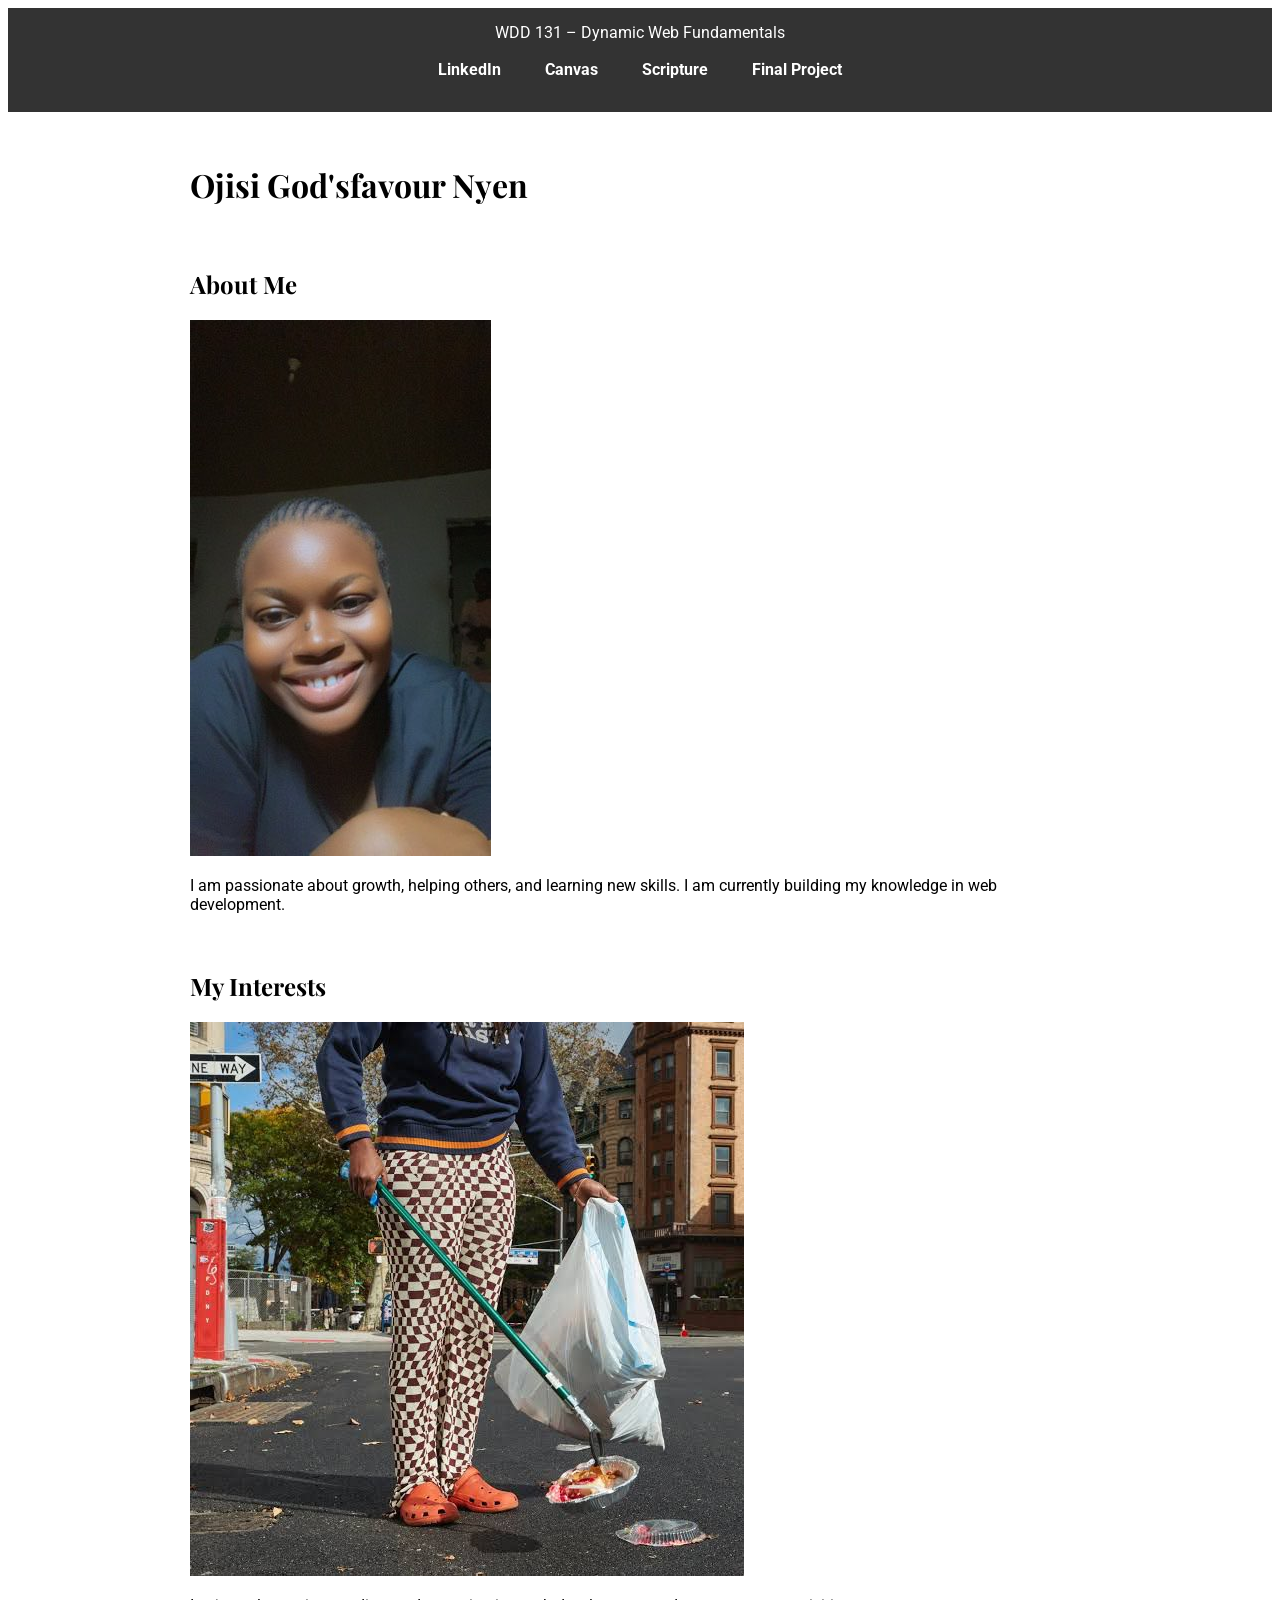
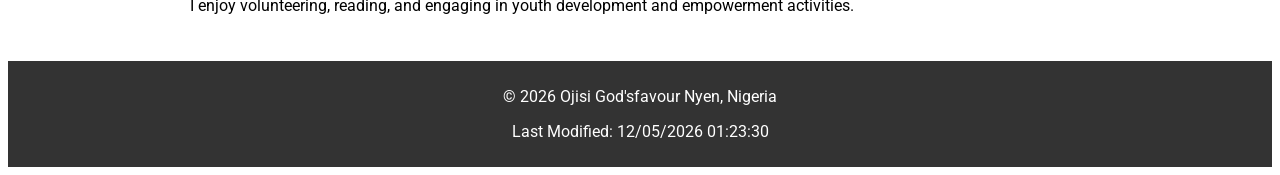
<file: index.html>
<!DOCTYPE html>
<html lang="en">
<head>
    <meta charset="UTF-8">
    <meta name="viewport" content="width=device-width, initial-scale=1.0">
    <title>WDD 131 – Dynamic Web Fundamentals – Ojisi God'sfavour Nyen</title>
    <meta name="description" content="WDD 131 – Dynamic Web Fundamentals | Ojisi Godsfavour Nyen | HTML, CSS, JavaScript">
    <meta name="author" content="Ojisi God'sfavour Nyen">

    <!-- Google Fonts -->
<link rel="preconnect" href="https://fonts.googleapis.com">
<link rel="preconnect" href="https://fonts.gstatic.com" crossorigin>

<link href="https://fonts.googleapis.com/css2?family=Roboto&family=Playfair+Display&display=swap" rel="stylesheet">

    <link rel="stylesheet" href="styles/base.css">
    <script src="scripts/getdates.js" defer></script>
</head>

<body>

<header>
    <span id="course-title">WDD 131 – Dynamic Web Fundamentals</span>

    
    <nav>
        <ul>
            <li><a href="https://linkedin.com">LinkedIn</a></li>
            <li><a href="https://byupw.instructure.com/">Canvas</a></li>
            <li><a href="https://www.churchofjesuschrist.org/study/scriptures">Scripture</a></li>
            <li><a href="#">Final Project</a></li>
        </ul>
    </nav>
</header>

<main>
    <h1>Ojisi God'sfavour Nyen</h1>

    <section class="card">
        <h2>About Me</h2>
        <img src="images/profile.jpg" alt="My Photo">
        <p>I am passionate about growth, helping others, and learning new skills. I am currently building my knowledge in web development.</p>
    </section>

    <section class="card">
        <h2>My Interests</h2>
        <img src="images/hobby.jpeg" alt="Hobby">
        <p>I enjoy volunteering, reading, and engaging in youth development and empowerment activities.</p>
    </section>
</main>

<footer>
    
    <p>©️ <span id="currentyear"></span> Ojisi God'sfavour Nyen, Nigeria</p>
    <p>Last Modified: <span id="lastModified"></span></p>
</footer>

</body>
</html>
</file>
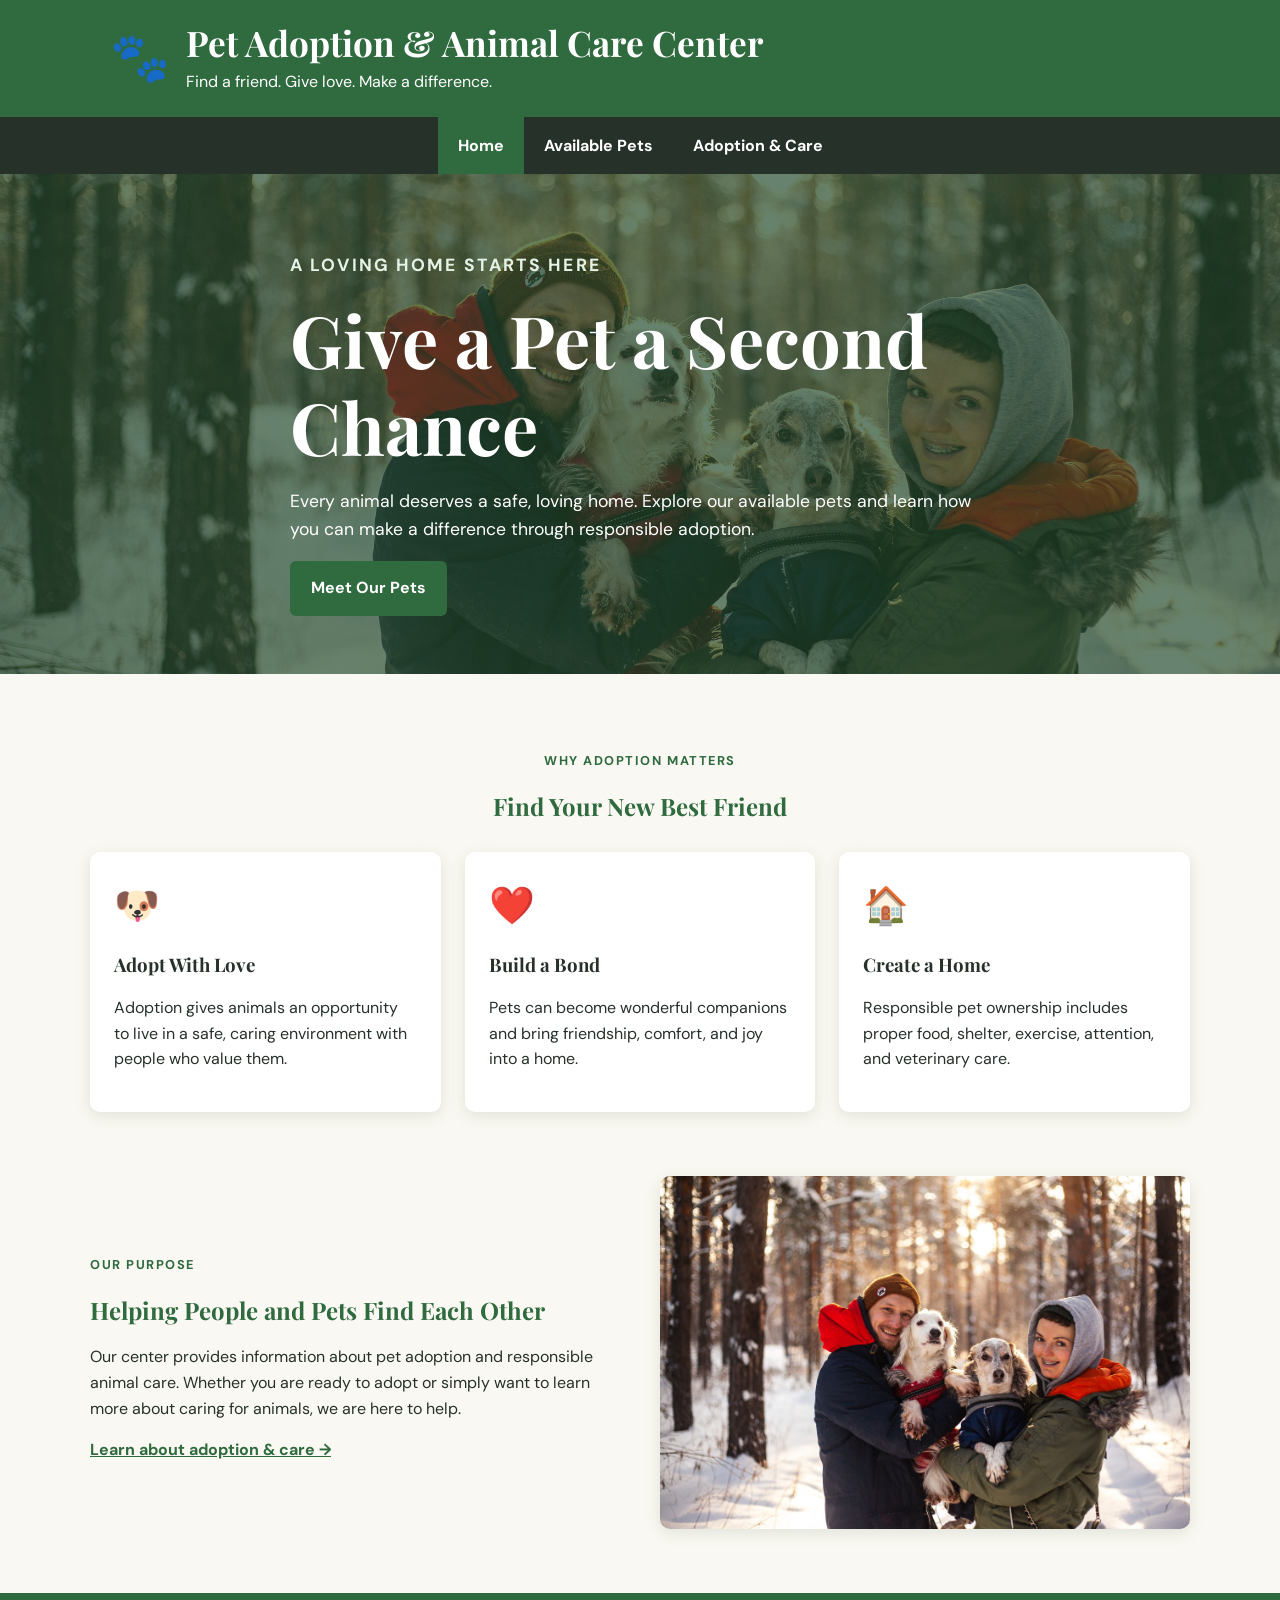
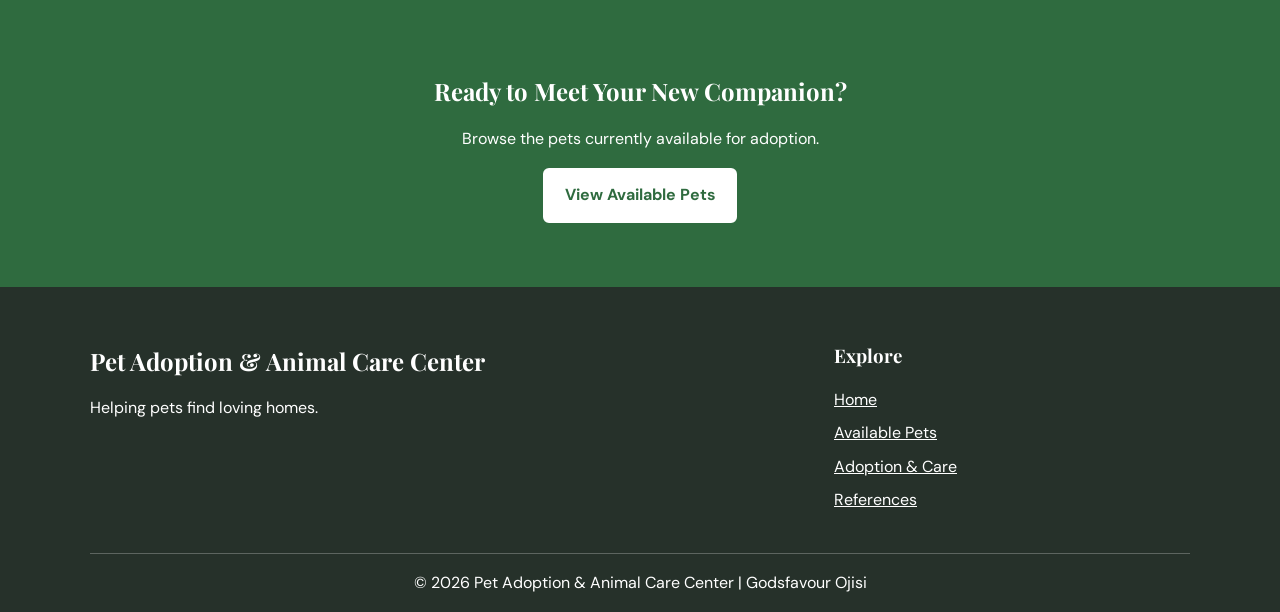
<file: project/index.html>
<!DOCTYPE html>
<html lang="en">
<head>
    <meta charset="UTF-8">
    <meta name="viewport" content="width=device-width, initial-scale=1.0">

    <title>Pet Adoption & Animal Care Center | Home</title>
    <meta name="description" content="Discover adoptable pets, learn responsible pet care, and begin your adoption journey at our Pet Adoption and Animal Care Center.">
    <meta name="author" content="Godsfavour Ojisi">

    <link rel="stylesheet" href="styles.css">
    <script src="script.js" defer></script>
</head>

<body>
    <header>
        <div class="header-content">
            <a class="logo" href="index.html" aria-label="Pet Adoption and Animal Care Center home">
                🐾
            </a>

            <div>
                <h1>Pet Adoption & Animal Care Center</h1>
                <p>Find a friend. Give love. Make a difference.</p>
            </div>

            <button class="menu-button" id="menuButton" type="button" aria-label="Open navigation menu">
                ☰
            </button>
        </div>
    </header>

    <nav id="mainNav" aria-label="Main navigation">
        <ul>
            <li><a class="active" href="index.html">Home</a></li>
            <li><a href="pets.html">Available Pets</a></li>
            <li><a href="care.html">Adoption & Care</a></li>
        </ul>
    </nav>

    <main>
        <section class="hero">
            <div class="hero-content">
                <p class="eyebrow">A loving home starts here</p>
                <h2>Give a Pet a Second Chance</h2>
                <p>
                    Every animal deserves a safe, loving home. Explore our available
                    pets and learn how you can make a difference through responsible adoption.
                </p>
                <a class="button" href="pets.html">Meet Our Pets</a>
            </div>
        </section>

        <section class="content-section">
            <div class="section-heading">
                <p class="eyebrow">Why adoption matters</p>
                <h2>Find Your New Best Friend</h2>
            </div>

            <div class="feature-grid">
                <article class="feature-card">
                    <span class="feature-icon">🐶</span>
                    <h3>Adopt With Love</h3>
                    <p>
                        Adoption gives animals an opportunity to live in a safe,
                        caring environment with people who value them.
                    </p>
                </article>

                <article class="feature-card">
                    <span class="feature-icon">❤️</span>
                    <h3>Build a Bond</h3>
                    <p>
                        Pets can become wonderful companions and bring friendship,
                        comfort, and joy into a home.
                    </p>
                </article>

                <article class="feature-card">
                    <span class="feature-icon">🏠</span>
                    <h3>Create a Home</h3>
                    <p>
                        Responsible pet ownership includes proper food, shelter,
                        exercise, attention, and veterinary care.
                    </p>
                </article>
            </div>
        </section>

        <section class="info-section">
            <div>
                <p class="eyebrow">Our purpose</p>
                <h2>Helping People and Pets Find Each Other</h2>
                <p>
                    Our center provides information about pet adoption and responsible
                    animal care. Whether you are ready to adopt or simply want to learn
                    more about caring for animals, we are here to help.
                </p>
                <a class="text-link" href="care.html">Learn about adoption & care →</a>
            </div>

            <img
                src="images/hero-pets.jpg"
                alt="Pets waiting for loving homes"
                width="900"
                height="600"
                loading="lazy"
            >
        </section>

        <section class="cta-section">
            <h2>Ready to Meet Your New Companion?</h2>
            <p>Browse the pets currently available for adoption.</p>
            <a class="button button-light" href="pets.html">View Available Pets</a>
        </section>
    </main>

    <footer>
        <div class="footer-content">
            <div>
                <h2>Pet Adoption & Animal Care Center</h2>
                <p>Helping pets find loving homes.</p>
            </div>

            <div>
                <h3>Explore</h3>
                <a href="index.html">Home</a>
                <a href="pets.html">Available Pets</a>
                <a href="care.html">Adoption & Care</a>
                <a href="references.html">References</a>
            </div>
        </div>

        <p class="copyright">
            &copy; 2026 Pet Adoption & Animal Care Center | Godsfavour Ojisi
        </p>
    </footer>
</body>
</html>
</file>
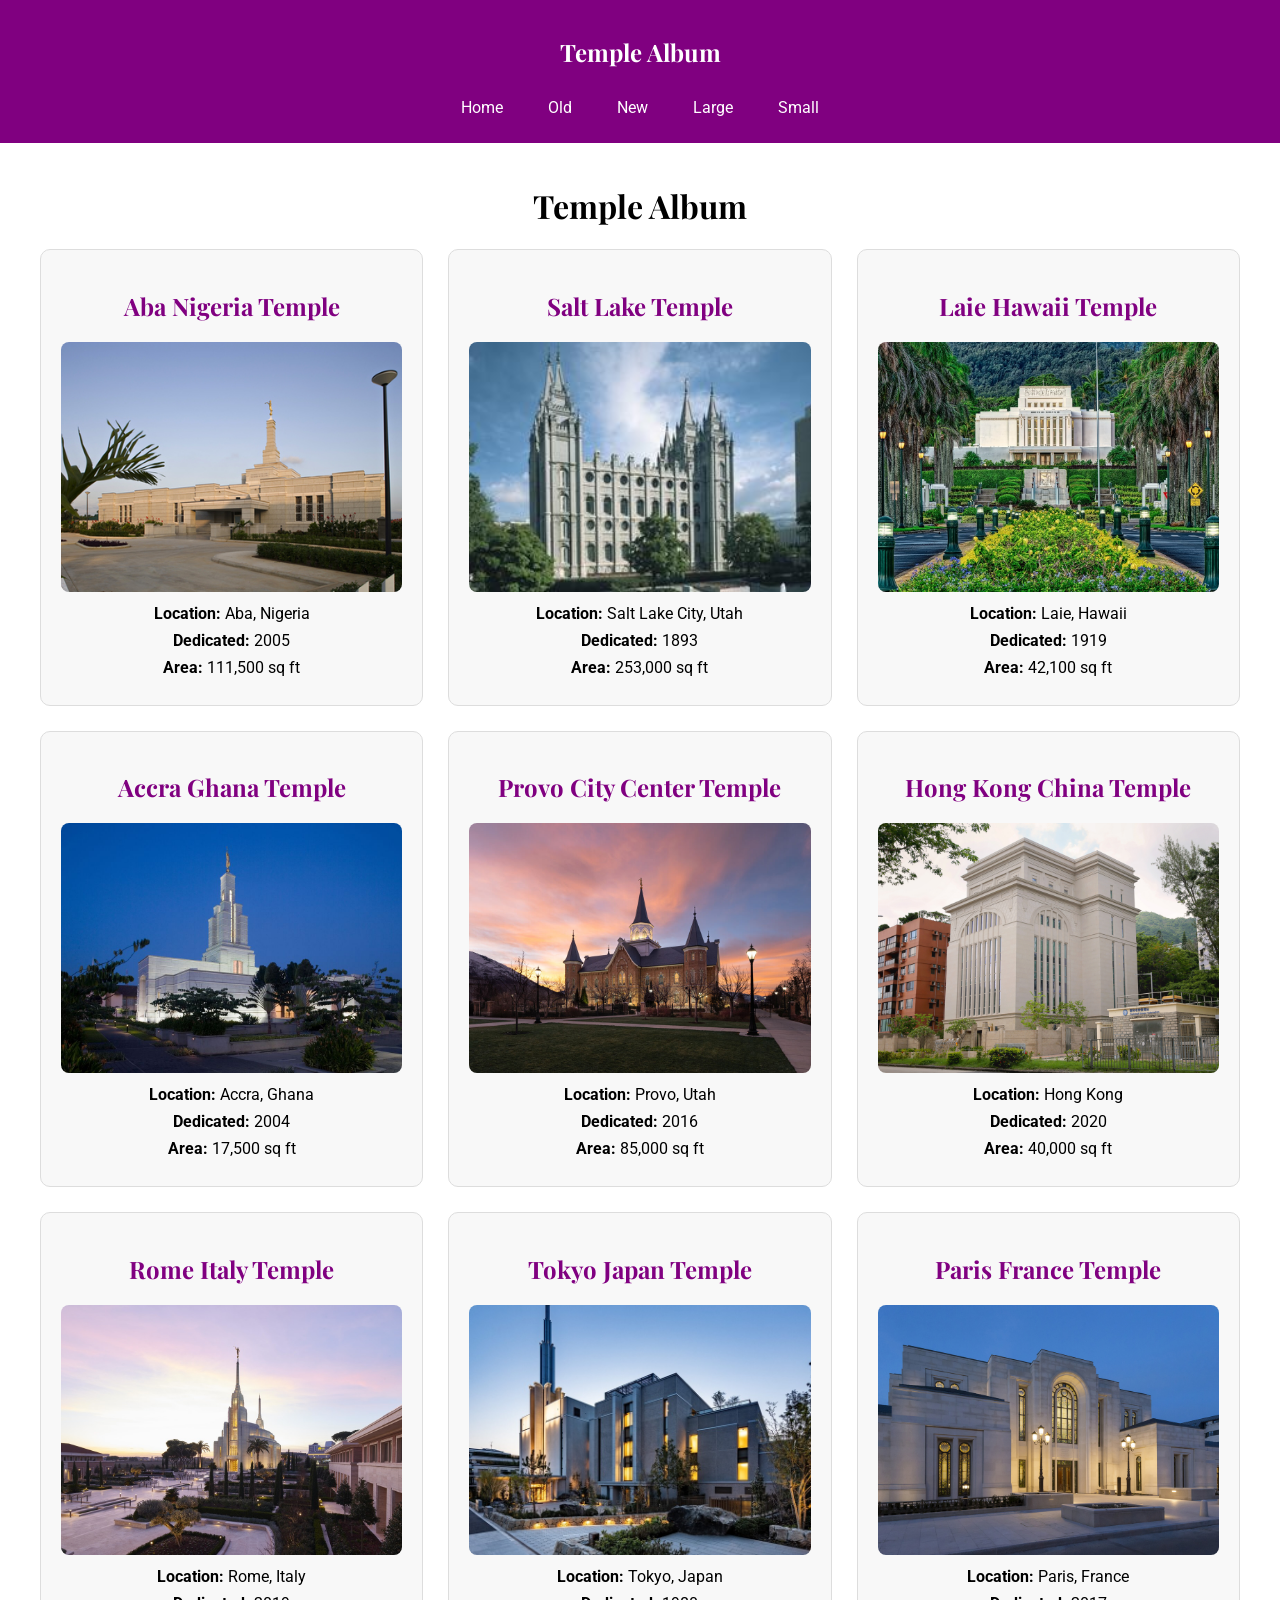
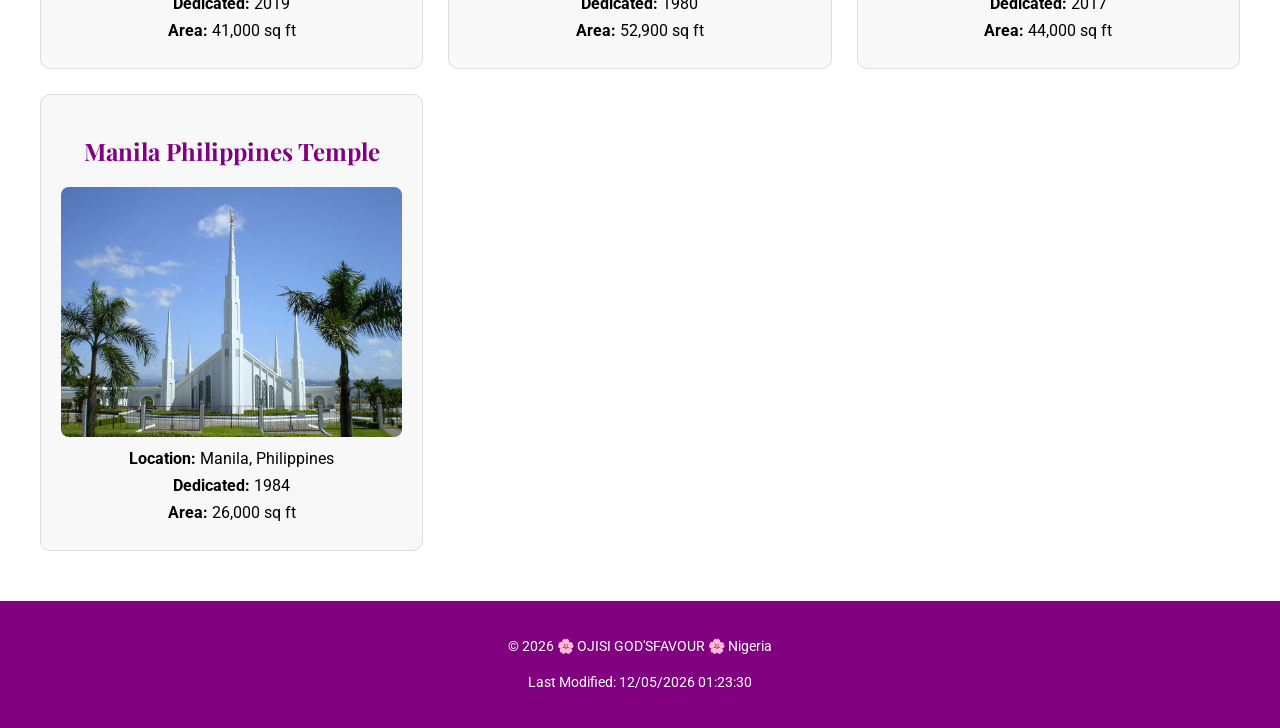
<file: filtered-temples.html>
<!DOCTYPE html>
<html lang="en">
<head>
    <meta charset="UTF-8">
    <meta name="viewport" content="width=device-width, initial-scale=1.0">

    <!-- META -->
    <meta name="description" content="A filtered temple album displaying temple information with dynamic JavaScript filtering.">
    <meta name="author" content="Ojisi God'sfavour">

    <title>Filtered Temple Album</title>

    <!-- GOOGLE FONTS -->
    <link rel="preconnect" href="https://fonts.googleapis.com">
    <link rel="preconnect" href="https://fonts.gstatic.com" crossorigin>
    <link href="https://fonts.googleapis.com/css2?family=Roboto&family=Playfair+Display&display=swap" rel="stylesheet">

    <!-- CSS -->
    <link rel="stylesheet" href="styles/filtered-temples.css">
    <link rel="stylesheet" href="styles/filtered-temples-large.css">

    <!-- JAVASCRIPT -->
    <script src="scripts/filtered-temples.js" defer></script>

</head>

<body>

<header>

    <h2>Temple Album</h2>

    <button id="menu">☰</button>

    <nav id="nav">

        <a href="#" id="home">Home</a>
        <a href="#" id="old">Old</a>
        <a href="#" id="new">New</a>
        <a href="#" id="large">Large</a>
        <a href="#" id="small">Small</a>

    </nav>

</header>


<main>

    <h1>Temple Album</h1>


    <!-- JavaScript will create temple cards here -->
    <section class="gallery" id="temple-container">

    </section>


</main>


<footer>

    <p>
        ©️ <span id="currentyear"></span> 🌸 OJISI GOD'SFAVOUR 🌸 Nigeria
    </p>

    <p id="lastModified"></p>

</footer>


</body>
</html>
</file>
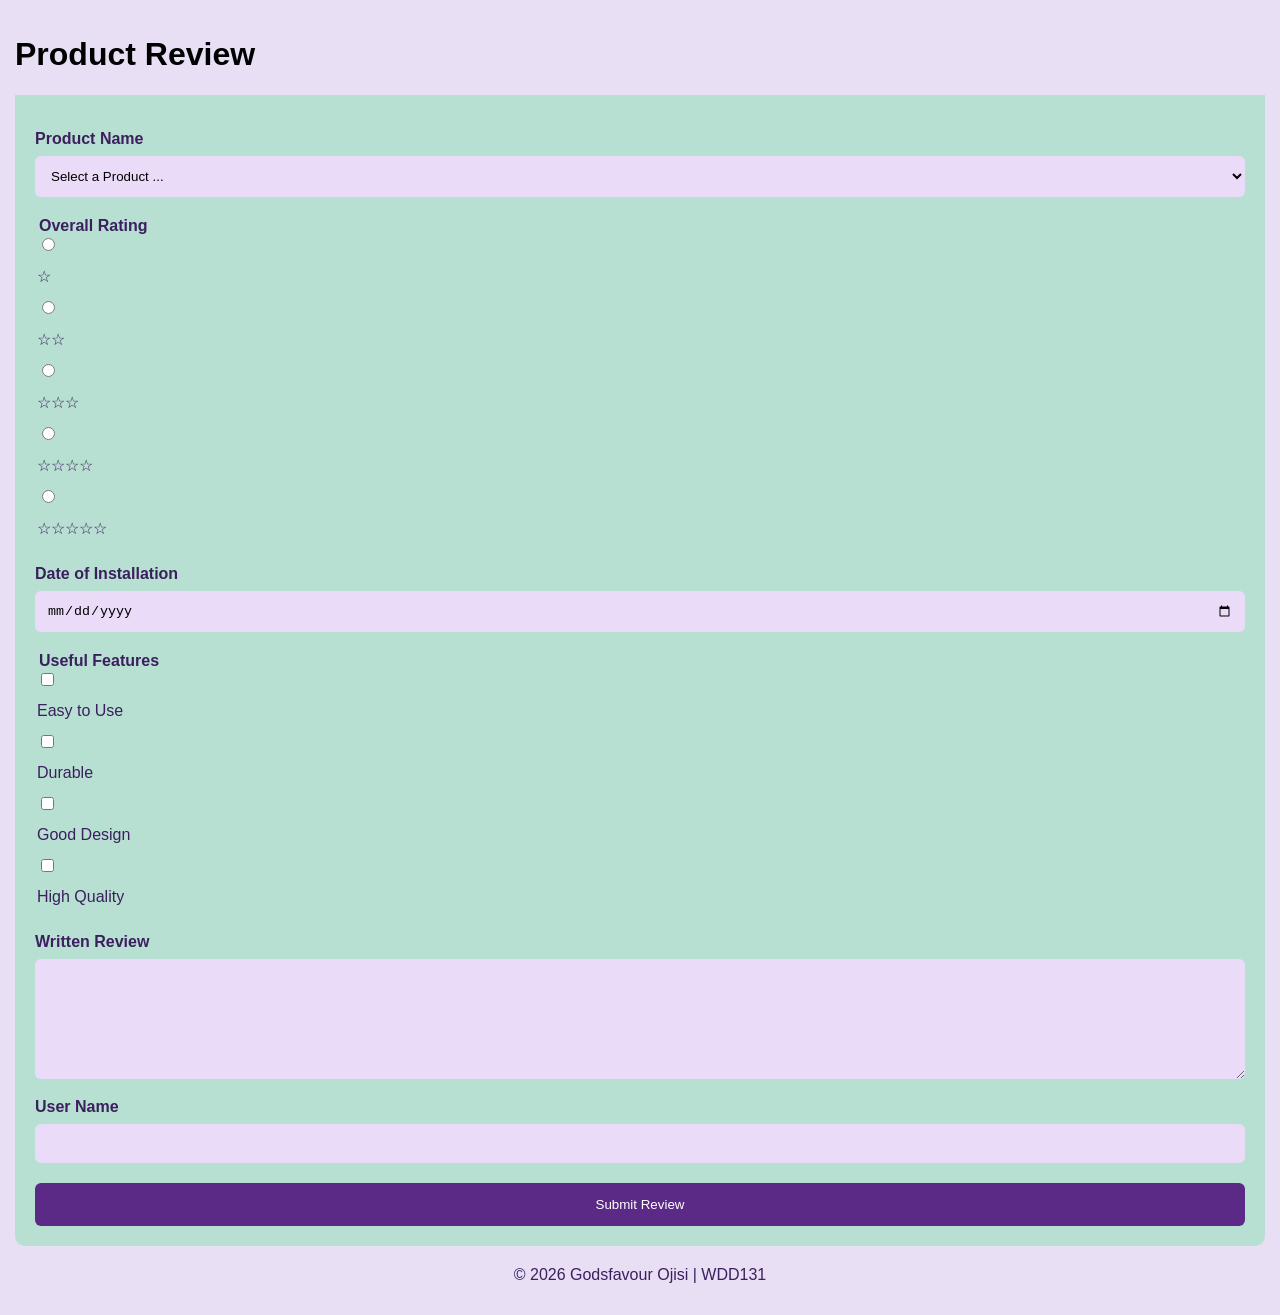
<file: form.html>
<!DOCTYPE html>
<html lang="en">

<head>
    <meta charset="UTF-8">
    <meta name="viewport" content="width=device-width, initial-scale=1.0">
    <title>Product Review Form</title>
    <meta name="author" content="Godsfavour Ojisi">
    <meta name="description" content="Product review form">

    <link rel="stylesheet" href="styles/form.css">
    <script src="scripts/form.js" defer></script>
</head>

<body>

    <!-- FIX: h1 moved directly inside body -->
    <h1>Product Review</h1>

    <!-- FIX: form moved directly inside body -->
    <form method="get" action="review.html">

        <label for="productName">Product Name</label>
        <select id="productName" name="productName" required>
            <!-- FIX: removed disabled -->
            <option value="">Select a Product ...</option>
        </select>

        <fieldset>
            <legend>Overall Rating</legend>

            <!-- FIX: label-for structure -->
            <input type="radio" id="rating1" name="rating" value="1" required>
            <label for="rating1">☆</label>

            <input type="radio" id="rating2" name="rating" value="2">
            <label for="rating2">☆☆</label>

            <input type="radio" id="rating3" name="rating" value="3">
            <label for="rating3">☆☆☆</label>

            <input type="radio" id="rating4" name="rating" value="4">
            <label for="rating4">☆☆☆☆</label>

            <input type="radio" id="rating5" name="rating" value="5">
            <label for="rating5">☆☆☆☆☆</label>
        </fieldset>

        <label for="installDate">Date of Installation</label>
        <input type="date" id="installDate" name="installDate" required>

        <fieldset>
            <legend>Useful Features</legend>

            <!-- FIX: label-for structure -->
            <input type="checkbox" id="feature1" name="features" value="easy">
            <label for="feature1">Easy to Use</label>

            <input type="checkbox" id="feature2" name="features" value="durable">
            <label for="feature2">Durable</label>

            <input type="checkbox" id="feature3" name="features" value="design">
            <label for="feature3">Good Design</label>

            <input type="checkbox" id="feature4" name="features" value="quality">
            <label for="feature4">High Quality</label>
        </fieldset>

        <label for="review">Written Review</label>
        <!-- FIX: added rows -->
        <textarea id="review" name="review" rows="4"></textarea>

        <label for="userName">User Name</label>
        <input type="text" id="userName" name="userName">

        <input type="submit" value="Submit Review">

    </form>

    <footer>
        <p>©️ 2026 Godsfavour Ojisi | WDD131</p>
    </footer>

</body>

</html>
</file>
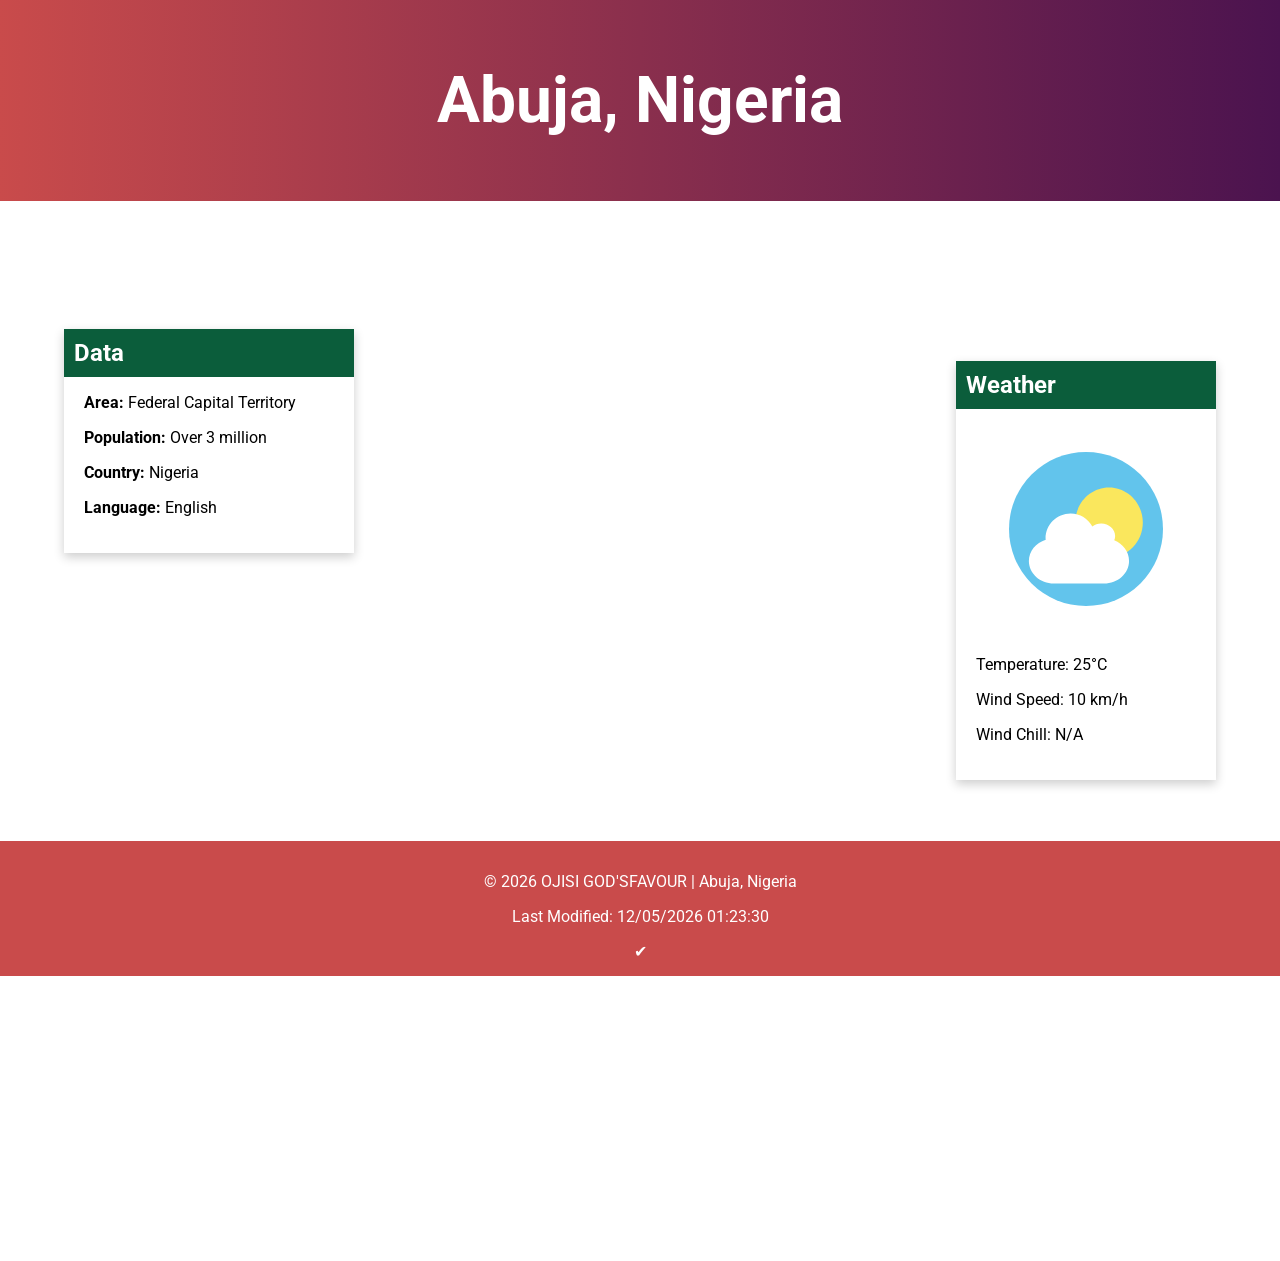
<file: place.html>
<!DOCTYPE html>
<html lang="en">
<head>
    <meta charset="UTF-8">
    <meta name="viewport" content="width=device-width, initial-scale=1.0">

    <title>Abuja, Nigeria</title>

    <!-- ✅ FIXED META DESCRIPTION (long enough) -->
    <meta name="description" content="Explore Abuja, Nigeria’s capital city, with key facts, culture, and real-time weather information.">
    <meta name="author" content="OJISI GOD'SFAVOUR">

    <!-- ✅ REQUIRED Google Fonts FIX -->
    <link rel="preconnect" href="https://fonts.googleapis.com">
    <link rel="preconnect" href="https://fonts.gstatic.com" crossorigin>
    <link href="https://fonts.googleapis.com/css2?family=Roboto:wght@300;400;700&display=swap" rel="stylesheet">

    <link rel="stylesheet" href="styles/place.css">

    <script src="scripts/place.js" defer></script>
</head>

<body>

<header>
    <h1>Abuja, Nigeria</h1>
</header>

<main>

<section class="hero">

  <picture>
    <source srcset="images/abuja-small.webp" media="(max-width: 600px)">
    <source srcset="images/abuja-large.webp" media="(min-width: 601px)">
    <img src="images/abuja-large.webp" alt="Beautiful view of Abuja Nigeria" width="1200" height="600">
  </picture>

  <section class="data">
    <h2>Data</h2>
    <p><strong>Area:</strong> Federal Capital Territory</p>
    <p><strong>Population:</strong> Over 3 million</p>
    <p><strong>Country:</strong> Nigeria</p>
    <p><strong>Language:</strong> English</p>
  </section>

  <section class="weather">
    <h2>Weather</h2>
    <img src="images/weather.svg" alt="Weather icon">
    <p>Temperature: <span id="temperature">25</span>°C</p>
    <p>Wind Speed: <span id="windSpeed">10</span> km/h</p>
    <p>Wind Chill: <span id="windChill"></span></p>
  </section>

</section>

</main>

<footer>
<p>
© <span id="currentyear"></span> OJISI GOD'SFAVOUR | Abuja, Nigeria
</p>

<p id="lastModified"></p>
</footer>

</body>
</html>
</file>
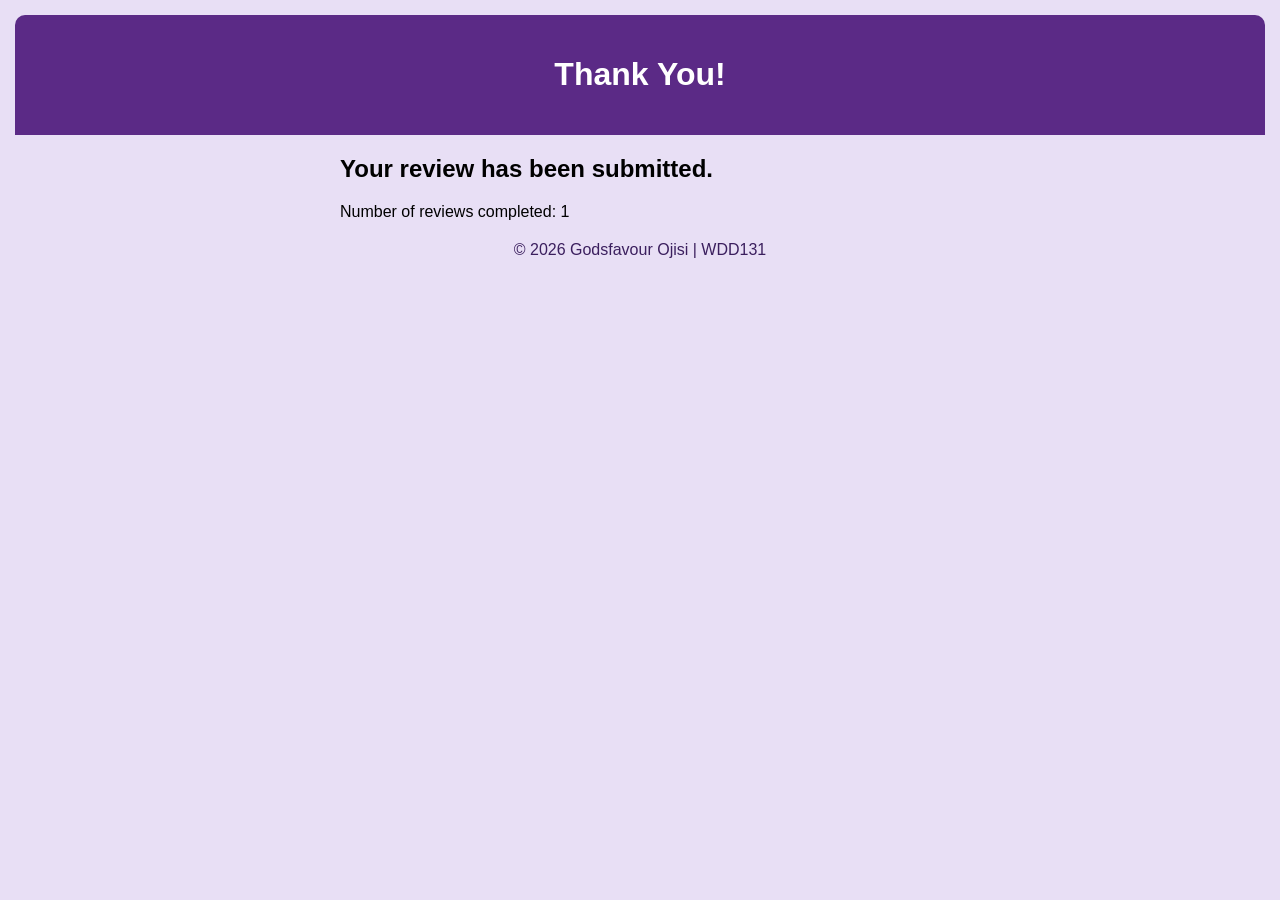
<file: review.html>
<!DOCTYPE html>
<html lang="en">
<head>
    <meta charset="UTF-8">
    <meta name="viewport" content="width=device-width, initial-scale=1.0">
    <title>Review Submitted</title>

    <meta name="description" content="Confirmation page showing successful product review submission and total reviews count.">

    <link rel="stylesheet" href="styles/form.css">
    <script src="scripts/form.js" defer></script>
</head>

<body>

    <!-- ✅ ADD header (audit expects it here too sometimes) -->
    <header>
        <h1>Thank You!</h1>
    </header>

    <main>
        <h2>Your review has been submitted.</h2>

        <p>
            Number of reviews completed:
            <span id="reviewCount"></span>
        </p>
    </main>

    <footer>
        <p>©️ 2026 Godsfavour Ojisi | WDD131</p>
    </footer>

</body>
</html>
</file>
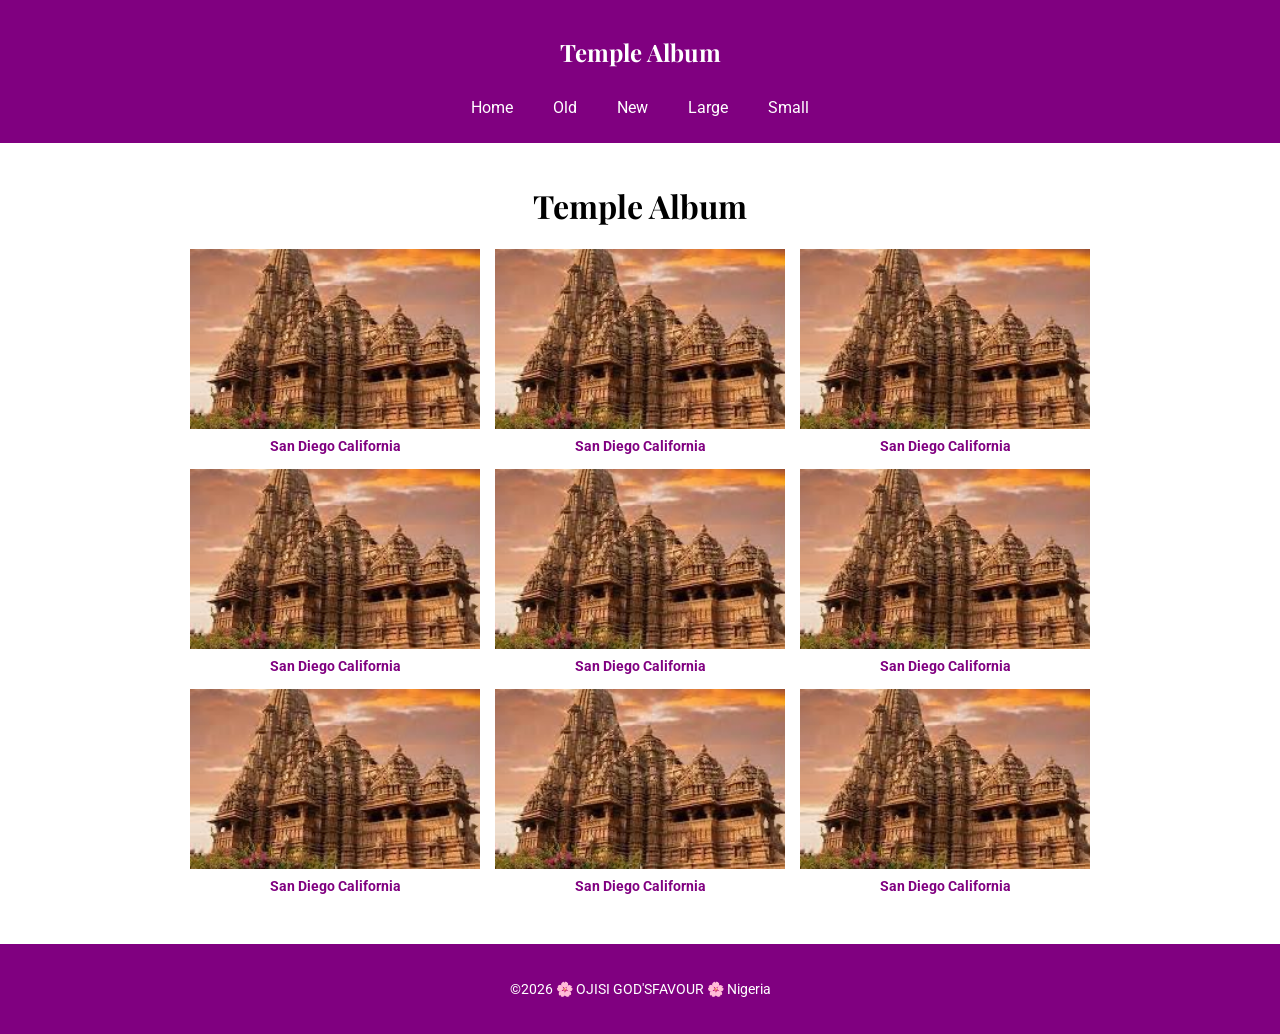
<file: temples.html>
<!DOCTYPE html>
<html lang="en">
<head>
    <meta charset="UTF-8">
    <meta name="viewport" content="width=device-width, initial-scale=1.0">

    <!-- META -->
    <meta name="description" content="A temple album page displaying beautiful temple images in a responsive grid layout.">
    <meta name="author" content="Ojisi God'sfavour">

    <title>Temple Album</title>

    <!-- GOOGLE FONTS -->
    <link rel="preconnect" href="https://fonts.googleapis.com">
    <link rel="preconnect" href="https://fonts.gstatic.com" crossorigin>
    <link href="https://fonts.googleapis.com/css2?family=Roboto&family=Playfair+Display&display=swap" rel="stylesheet">

    <!-- CSS -->
    <link rel="stylesheet" href="styles/temples.css">
    <link rel="stylesheet" href="styles/temples-large.css">

    <!-- JS -->
    <script src="scripts/temples.js" defer></script>
</head>

<body>

<header>
    <h2>Temple Album</h2>

    <button id="menu">☰</button>

    <nav id="nav">
        <a href="#">Home</a>
        <a href="#">Old</a>
        <a href="#">New</a>
        <a href="#">Large</a>
        <a href="#">Small</a>
    </nav>
</header>

<main>
    <h1>Temple Album</h1>

    <section class="gallery">

        <figure>
            <img src="images/temple.jpeg" alt="San Diego California Temple">
            <figcaption>San Diego California</figcaption>
        </figure>

        <figure>
            <img src="images/temple.jpeg" alt="San Diego California Temple">
            <figcaption>San Diego California</figcaption>
        </figure>

        <figure>
            <img src="images/temple.jpeg" alt="San Diego California Temple">
            <figcaption>San Diego California</figcaption>
        </figure>

        <figure>
            <img src="images/temple.jpeg" alt="San Diego California Temple">
            <figcaption>San Diego California</figcaption>
        </figure>

        <figure>
            <img src="images/temple.jpeg" alt="San Diego California Temple">
            <figcaption>San Diego California</figcaption>
        </figure>

        <figure>
            <img src="images/temple.jpeg" alt="San Diego California Temple">
            <figcaption>San Diego California</figcaption>
        </figure>

        <figure>
            <img src="images/temple.jpeg" alt="San Diego California Temple">
            <figcaption>San Diego California</figcaption>
        </figure>

        <figure>
            <img src="images/temple.jpeg" alt="San Diego California Temple">
            <figcaption>San Diego California</figcaption>
        </figure>

        <figure>
            <img src="images/temple.jpeg" alt="San Diego California Temple">
            <figcaption>San Diego California</figcaption>
        </figure>

    </section>
</main>

<footer>
    <p>©️2026 🌸 OJISI GOD'SFAVOUR 🌸 Nigeria</p>
    <p id="lastModified"></p>
</footer>

</body>
</html>
</file>
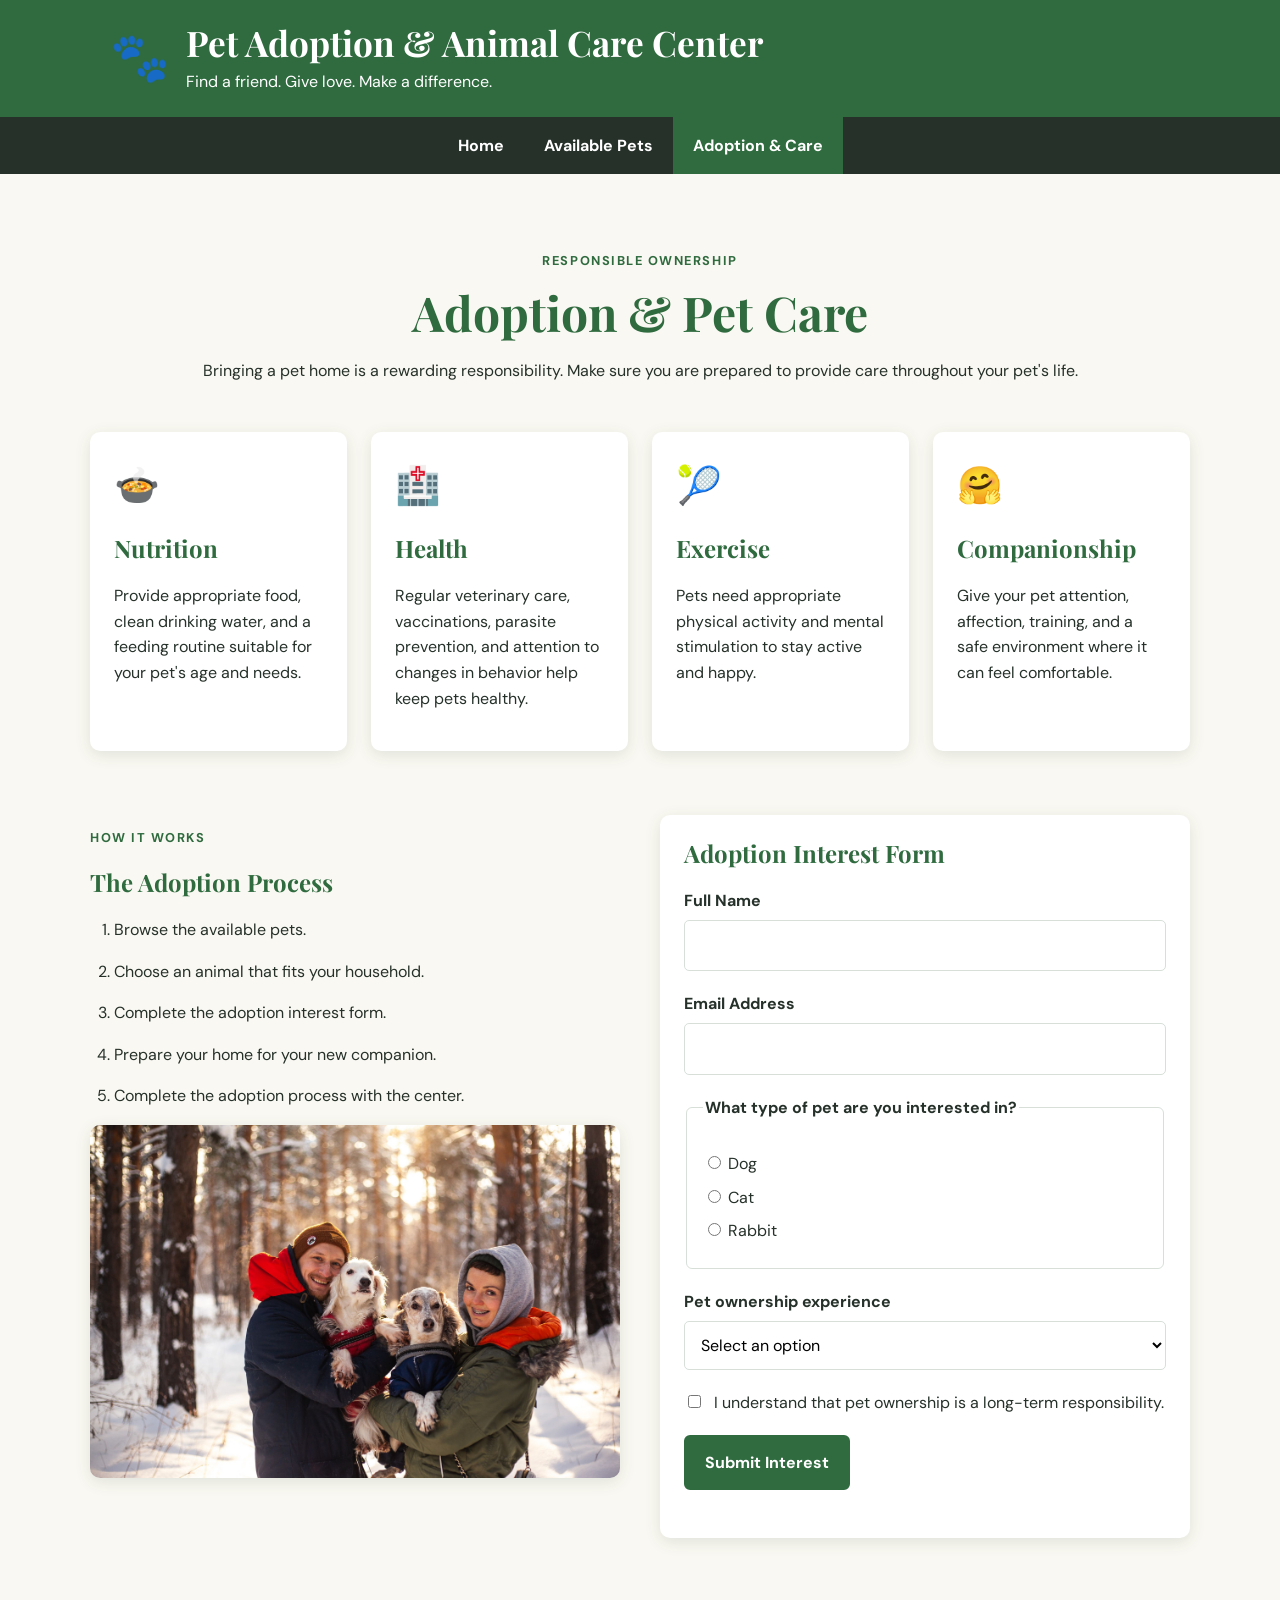
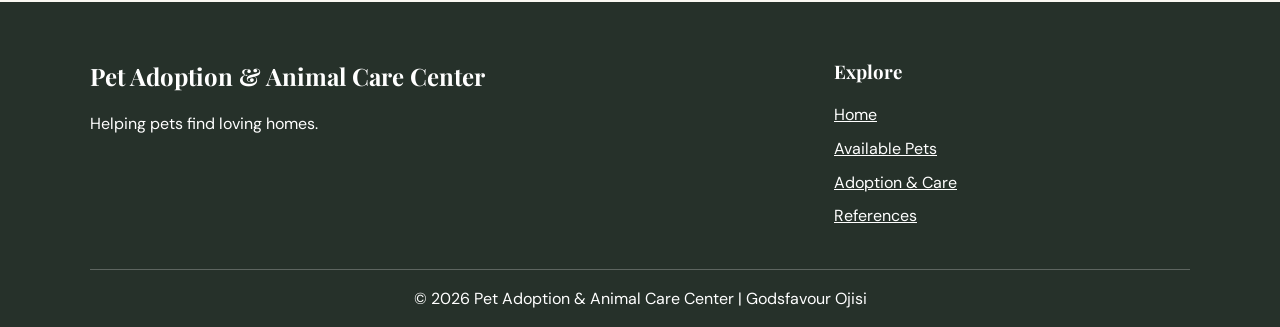
<file: project/care.html>
<!DOCTYPE html>
<html lang="en">
<head>
    <meta charset="UTF-8">
    <meta name="viewport" content="width=device-width, initial-scale=1.0">

    <title>Adoption & Pet Care | Pet Adoption & Animal Care Center</title>
    <meta name="description" content="Learn about responsible pet ownership and complete our adoption interest form to begin welcoming a pet into your home.">
    <meta name="author" content="Godsfavour Ojisi">

    <link rel="stylesheet" href="styles.css">
    <script src="script.js" defer></script>
</head>

<body>
    <header>
        <div class="header-content">
            <a class="logo" href="index.html" aria-label="Pet Adoption and Animal Care Center home">
                🐾
            </a>

            <div>
                <h1>Pet Adoption & Animal Care Center</h1>
                <p>Find a friend. Give love. Make a difference.</p>
            </div>

            <button class="menu-button" id="menuButton" type="button" aria-label="Open navigation menu">
                ☰
            </button>
        </div>
    </header>

    <nav id="mainNav" aria-label="Main navigation">
        <ul>
            <li><a href="index.html">Home</a></li>
            <li><a href="pets.html">Available Pets</a></li>
            <li><a class="active" href="care.html">Adoption & Care</a></li>
        </ul>
    </nav>

    <main>
        <section class="page-heading">
            <p class="eyebrow">Responsible ownership</p>
            <h2>Adoption & Pet Care</h2>
            <p>
                Bringing a pet home is a rewarding responsibility. Make sure
                you are prepared to provide care throughout your pet's life.
            </p>
        </section>

        <section class="care-grid">
            <article class="care-card">
                <span class="feature-icon">🍲</span>
                <h2>Nutrition</h2>
                <p>
                    Provide appropriate food, clean drinking water, and a
                    feeding routine suitable for your pet's age and needs.
                </p>
            </article>

            <article class="care-card">
                <span class="feature-icon">🏥</span>
                <h2>Health</h2>
                <p>
                    Regular veterinary care, vaccinations, parasite prevention,
                    and attention to changes in behavior help keep pets healthy.
                </p>
            </article>

            <article class="care-card">
                <span class="feature-icon">🎾</span>
                <h2>Exercise</h2>
                <p>
                    Pets need appropriate physical activity and mental stimulation
                    to stay active and happy.
                </p>
            </article>

            <article class="care-card">
                <span class="feature-icon">🤗</span>
                <h2>Companionship</h2>
                <p>
                    Give your pet attention, affection, training, and a safe
                    environment where it can feel comfortable.
                </p>
            </article>
        </section>

        <section class="adoption-process">
            <div>
                <p class="eyebrow">How it works</p>
                <h2>The Adoption Process</h2>

                <ol>
                    <li>Browse the available pets.</li>
                    <li>Choose an animal that fits your household.</li>
                    <li>Complete the adoption interest form.</li>
                    <li>Prepare your home for your new companion.</li>
                    <li>Complete the adoption process with the center.</li>
                </ol>

                <img
                    src="images/hero-pets.jpg"
                    alt="Pets in need of loving homes"
                    width="900"
                    height="600"
                    loading="lazy"
                >
            </div>

            <div class="form-container">
                <h2>Adoption Interest Form</h2>

                <form id="adoptionForm">
                    <div class="form-group">
                        <label for="fullName">Full Name</label>
                        <input
                            type="text"
                            id="fullName"
                            name="fullName"
                            autocomplete="name"
                            required
                        >
                    </div>

                    <div class="form-group">
                        <label for="email">Email Address</label>
                        <input
                            type="email"
                            id="email"
                            name="email"
                            autocomplete="email"
                            required
                        >
                    </div>

                    <fieldset>
                        <legend>What type of pet are you interested in?</legend>

                        <label>
                            <input type="radio" name="petType" value="Dog" required>
                            Dog
                        </label>

                        <label>
                            <input type="radio" name="petType" value="Cat">
                            Cat
                        </label>

                        <label>
                            <input type="radio" name="petType" value="Rabbit">
                            Rabbit
                        </label>
                    </fieldset>

                    <div class="form-group">
                        <label for="experience">Pet ownership experience</label>
                        <select id="experience" name="experience" required>
                            <option value="" disabled selected>
                                Select an option
                            </option>
                            <option value="none">No previous experience</option>
                            <option value="some">Some experience</option>
                            <option value="experienced">Very experienced</option>
                        </select>
                    </div>

                    <label class="checkbox-label">
                        <input type="checkbox" id="agreement" name="agreement" required>
                        I understand that pet ownership is a long-term responsibility.
                    </label>

                    <button class="button" type="submit">
                        Submit Interest
                    </button>

                    <p id="formMessage" class="form-message" aria-live="polite"></p>
                </form>
            </div>
        </section>
    </main>

    <footer>
        <div class="footer-content">
            <div>
                <h2>Pet Adoption & Animal Care Center</h2>
                <p>Helping pets find loving homes.</p>
            </div>

            <div>
                <h3>Explore</h3>
                <a href="index.html">Home</a>
                <a href="pets.html">Available Pets</a>
                <a href="care.html">Adoption & Care</a>
                <a href="references.html">References</a>
            </div>
        </div>

        <p class="copyright">
            &copy; 2026 Pet Adoption & Animal Care Center | Godsfavour Ojisi
        </p>
    </footer>
</body>
</html>
</file>
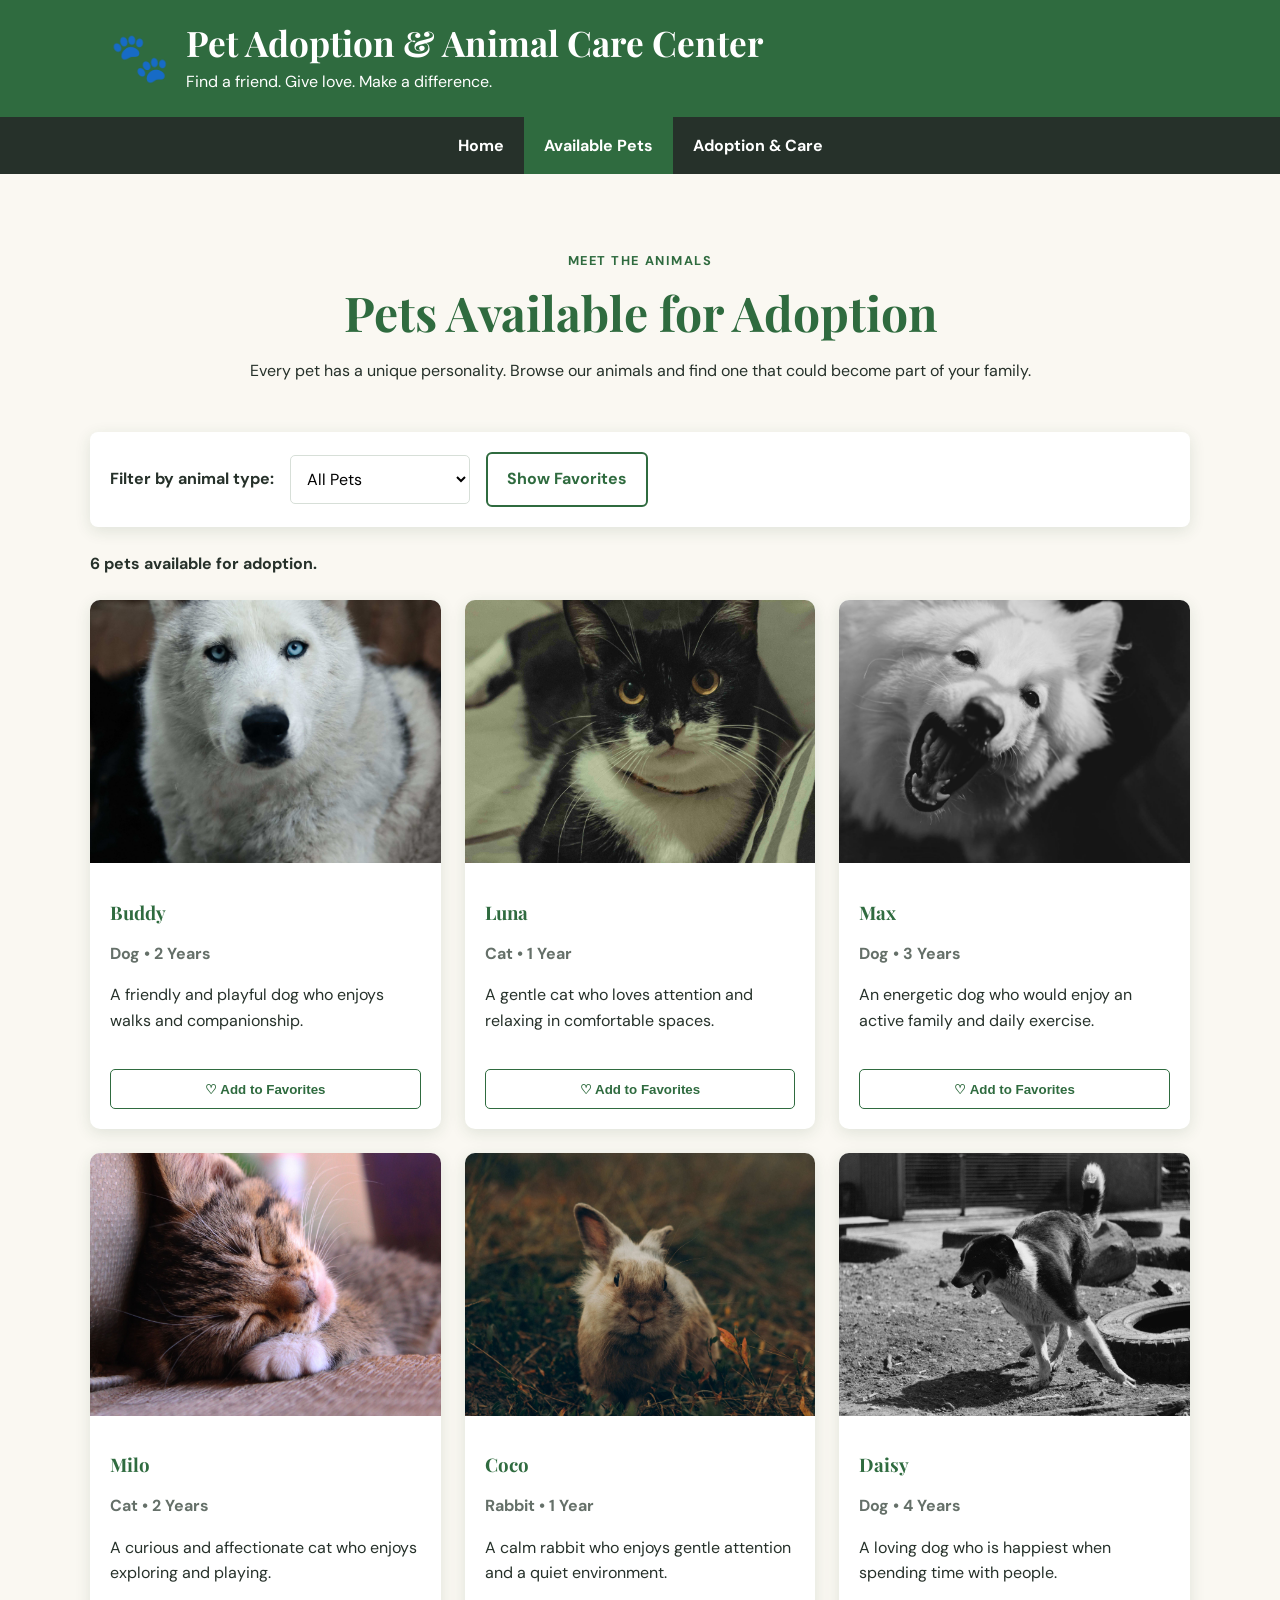
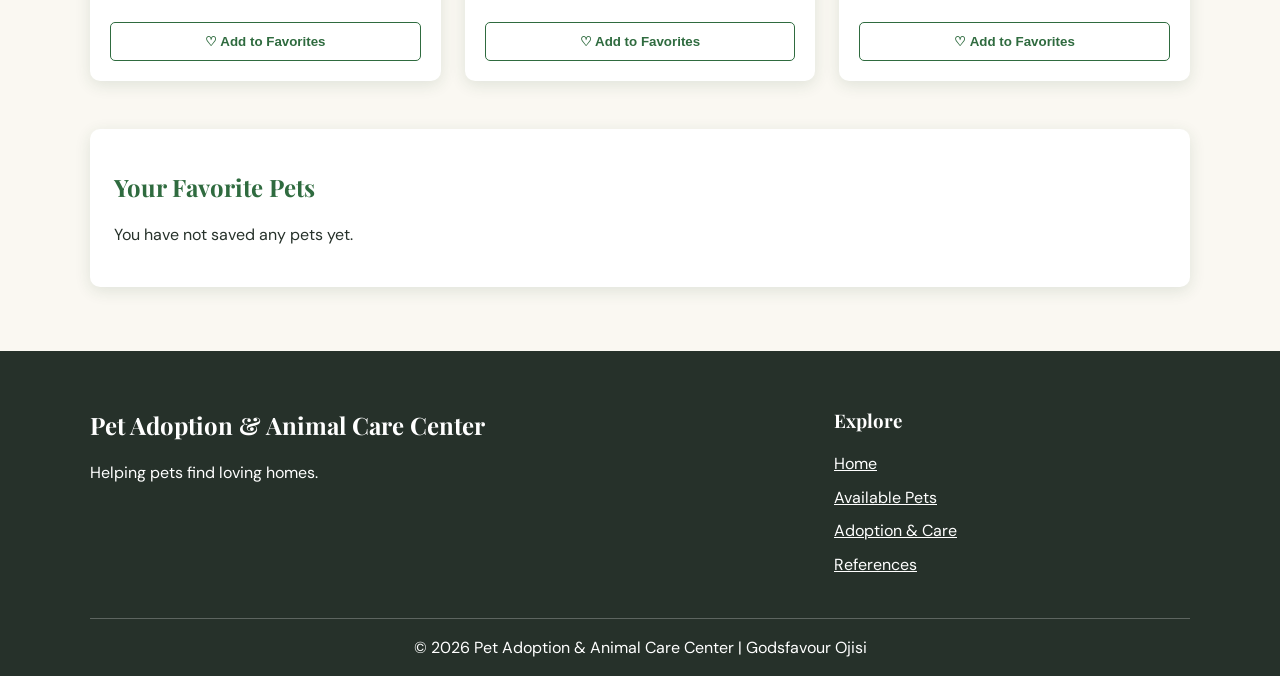
<file: project/pets.html>
<!DOCTYPE html>
<html lang="en">
<head>
    <meta charset="UTF-8">
    <meta name="viewport" content="width=device-width, initial-scale=1.0">

    <title>Available Pets | Pet Adoption & Animal Care Center</title>
    <meta name="description" content="Browse dogs, cats, and rabbits available for adoption and learn more about each pet's personality and needs.">
    <meta name="author" content="Godsfavour Ojisi">

    <link rel="stylesheet" href="styles.css">
    <script src="script.js" defer></script>
</head>

<body>
    <header>
        <div class="header-content">
            <a class="logo" href="index.html" aria-label="Pet Adoption and Animal Care Center home">
                🐾
            </a>

            <div>
                <h1>Pet Adoption & Animal Care Center</h1>
                <p>Find a friend. Give love. Make a difference.</p>
            </div>

            <button class="menu-button" id="menuButton" type="button" aria-label="Open navigation menu">
                ☰
            </button>
        </div>
    </header>

    <nav id="mainNav" aria-label="Main navigation">
        <ul>
            <li><a href="index.html">Home</a></li>
            <li><a class="active" href="pets.html">Available Pets</a></li>
            <li><a href="care.html">Adoption & Care</a></li>
        </ul>
    </nav>

    <main>
        <section class="page-heading">
            <p class="eyebrow">Meet the animals</p>
            <h2>Pets Available for Adoption</h2>
            <p>
                Every pet has a unique personality. Browse our animals and find
                one that could become part of your family.
            </p>
        </section>

        <section class="filter-section">
            <label for="petFilter">Filter by animal type:</label>

            <select id="petFilter">
                <option value="all">All Pets</option>
                <option value="dog">Dogs</option>
                <option value="cat">Cats</option>
                <option value="rabbit">Rabbits</option>
            </select>

            <button id="favoritesButton" class="secondary-button" type="button">
                Show Favorites
            </button>
        </section>

        <p id="petMessage" class="status-message" aria-live="polite"></p>

        <section id="petGrid" class="pet-grid" aria-label="Available pets">
        </section>

        <section class="favorites-section">
            <h2>Your Favorite Pets</h2>
            <p id="favoritesMessage">
                You have not saved any pets yet.
            </p>
        </section>
    </main>

    <footer>
        <div class="footer-content">
            <div>
                <h2>Pet Adoption & Animal Care Center</h2>
                <p>Helping pets find loving homes.</p>
            </div>

            <div>
                <h3>Explore</h3>
                <a href="index.html">Home</a>
                <a href="pets.html">Available Pets</a>
                <a href="care.html">Adoption & Care</a>
                <a href="references.html">References</a>
            </div>
        </div>

        <p class="copyright">
            &copy; 2026 Pet Adoption & Animal Care Center | Godsfavour Ojisi
        </p>
    </footer>
</body>
</html>
</file>
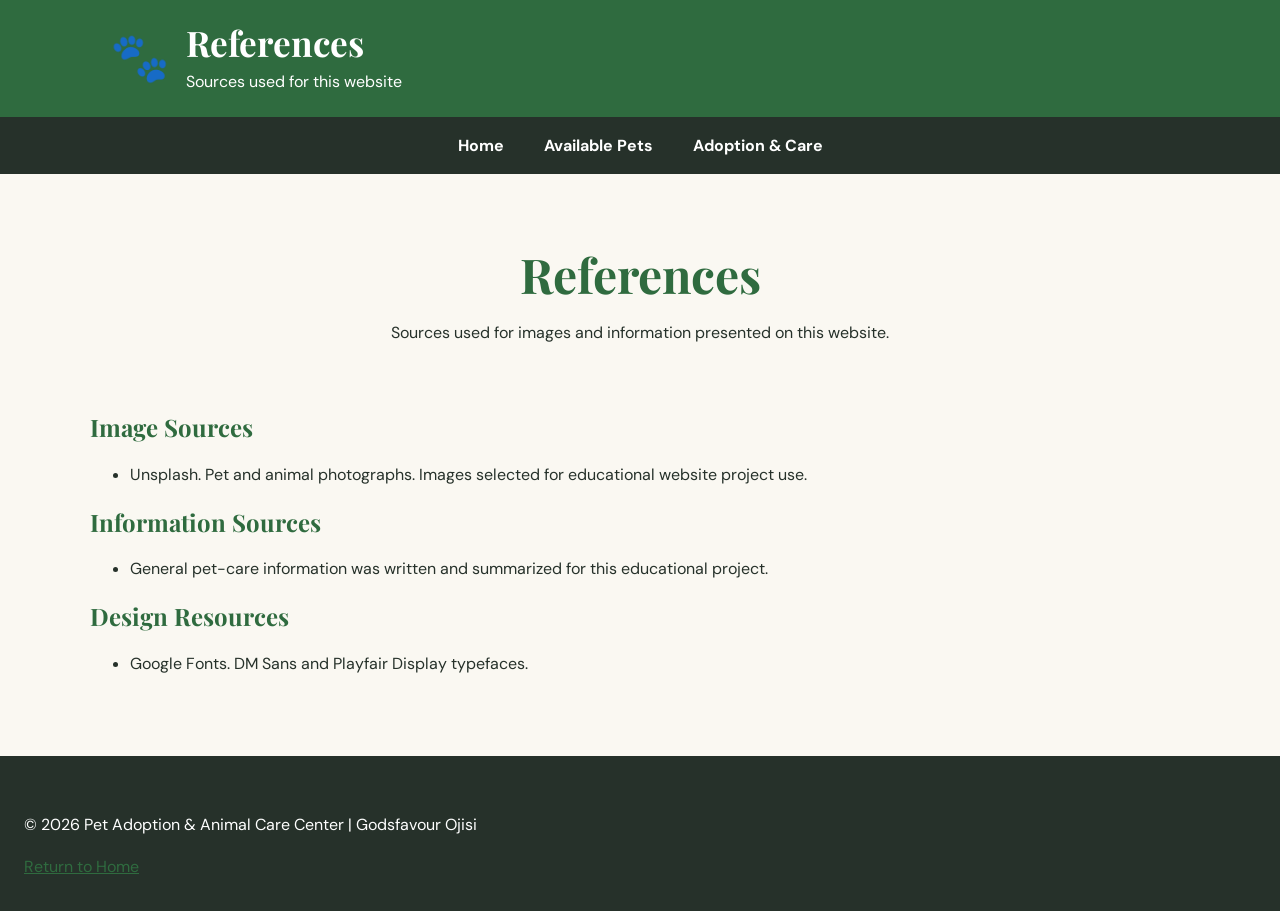
<file: project/references.html>
<!DOCTYPE html>
<html lang="en">
<head>
    <meta charset="UTF-8">
    <meta name="viewport" content="width=device-width, initial-scale=1.0">

    <title>References | Pet Adoption & Animal Care Center</title>
    <meta name="description" content="References for images and information used on the Pet Adoption and Animal Care Center website.">
    <meta name="author" content="Godsfavour Ojisi">

    <link rel="stylesheet" href="styles.css">
</head>

<body>
    <header>
        <div class="header-content">
            <a class="logo" href="index.html" aria-label="Pet Adoption and Animal Care Center home">
                🐾
            </a>

            <div>
                <h1>References</h1>
                <p>Sources used for this website</p>
            </div>
        </div>
    </header>

    <nav aria-label="Main navigation">
        <ul>
            <li><a href="index.html">Home</a></li>
            <li><a href="pets.html">Available Pets</a></li>
            <li><a href="care.html">Adoption & Care</a></li>
        </ul>
    </nav>

    <main>
        <section class="page-heading">
            <h2>References</h2>
            <p>
                Sources used for images and information presented on this website.
            </p>
        </section>

        <section class="references">
            <h2>Image Sources</h2>

            <ul>
                <li>
                    Unsplash. Pet and animal photographs. Images selected for
                    educational website project use.
                </li>
            </ul>

            <h2>Information Sources</h2>

            <ul>
                <li>
                    General pet-care information was written and summarized
                    for this educational project.
                </li>
            </ul>

            <h2>Design Resources</h2>

            <ul>
                <li>
                    Google Fonts. DM Sans and Playfair Display typefaces.
                </li>
            </ul>
        </section>
    </main>

    <footer>
        <p>&copy; 2026 Pet Adoption & Animal Care Center | Godsfavour Ojisi</p>
        <p><a href="index.html">Return to Home</a></p>
    </footer>
</body>
</html>
</file>
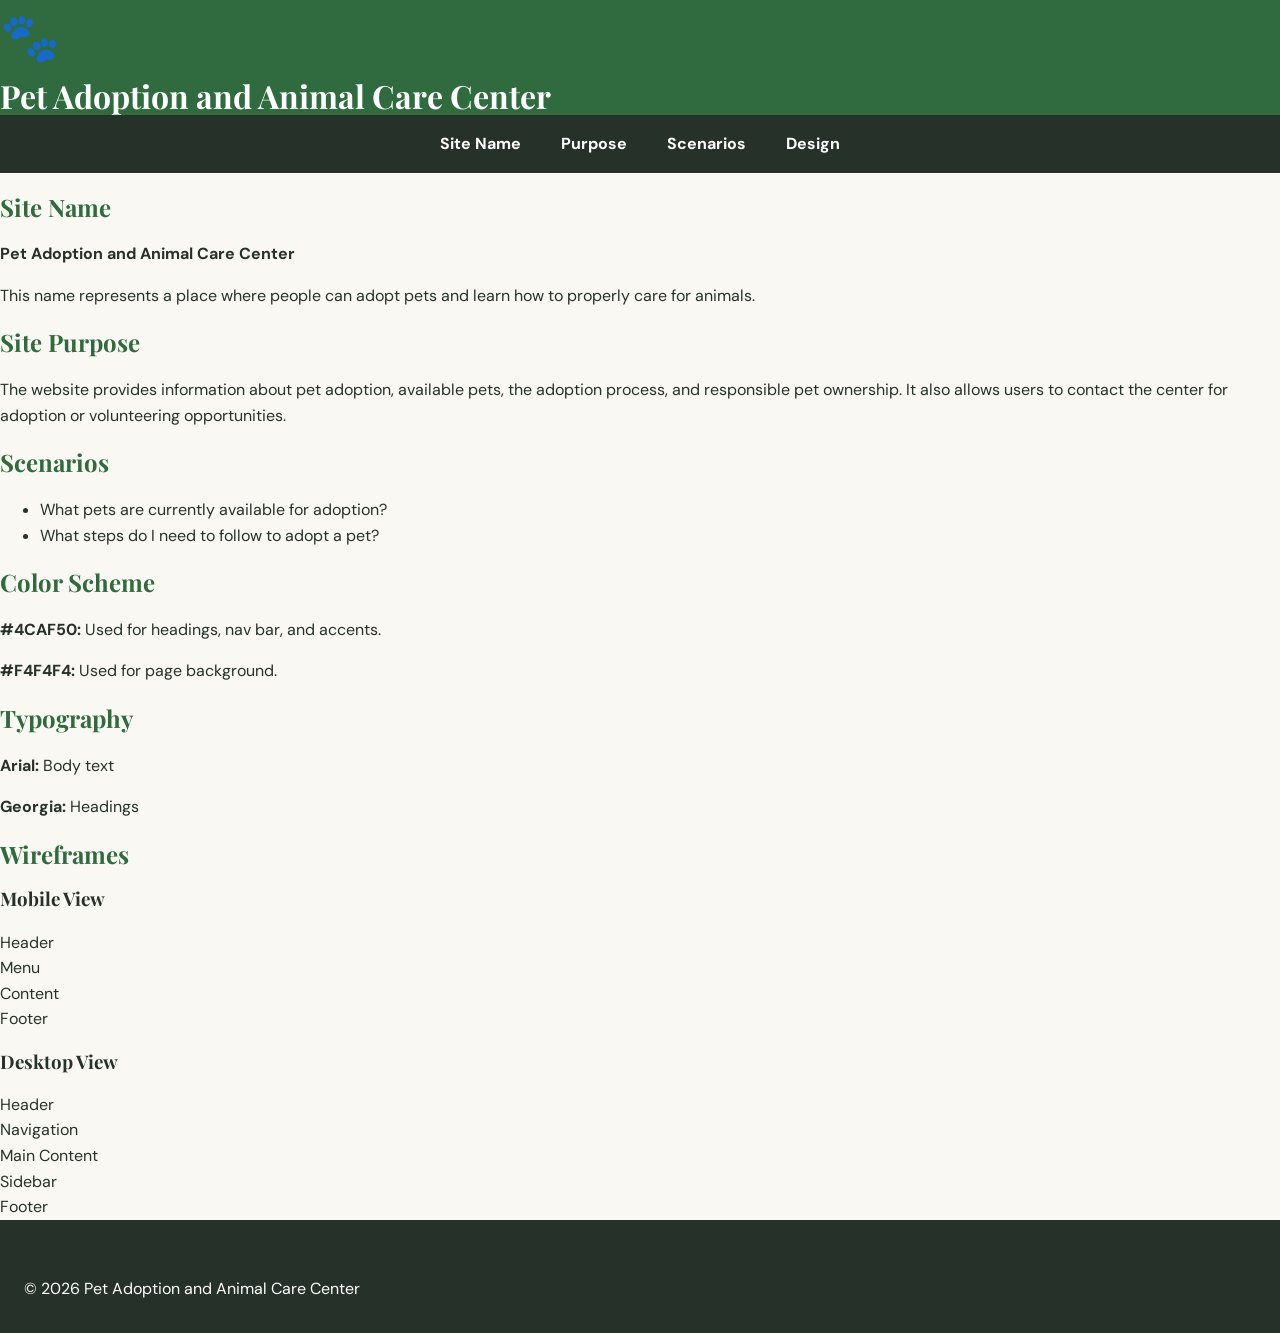
<file: project/siteplan.html>
<!DOCTYPE html>
<html lang="en">
<head>
    <meta charset="UTF-8">
    <meta name="viewport" content="width=device-width, initial-scale=1.0">

    <title>Pet Adoption and Animal Care Center</title>

    <!-- ✅ FIXED: meta description (50–160 chars) -->
    <meta name="description" content="Learn about pet adoption, available animals, and how to care for pets at the Pet Adoption and Animal Care Center.">

    <!-- ✅ FIXED: meta author -->
    <meta name="author" content="Godsfavour Ojisi">

    <link rel="stylesheet" href="styles.css">
</head>

<body>

<header>
    <div class="logo">🐾</div>
    <h1>Pet Adoption and Animal Care Center</h1>
</header>

<nav>
    <ul>
        <li><a href="#">Site Name</a></li>
        <li><a href="#">Purpose</a></li>
        <li><a href="#">Scenarios</a></li>
        <li><a href="#">Design</a></li>
    </ul>
</nav>

<main>

<section class="card">
    <h2>Site Name</h2>
    <p><strong>Pet Adoption and Animal Care Center</strong></p>
    <p>This name represents a place where people can adopt pets and learn how to properly care for animals.</p>
</section>

<section class="card">
    <h2>Site Purpose</h2>
    <p>
        The website provides information about pet adoption, available pets, 
        the adoption process, and responsible pet ownership. It also allows 
        users to contact the center for adoption or volunteering opportunities.
    </p>
</section>

<section class="card">
    <h2>Scenarios</h2>
    <ul>
        <li>What pets are currently available for adoption?</li>
        <li>What steps do I need to follow to adopt a pet?</li>
    </ul>
</section>

<section class="card">
    <h2>Color Scheme</h2>
    <p><strong>#4CAF50:</strong> Used for headings, nav bar, and accents.</p>
    <p><strong>#F4F4F4:</strong> Used for page background.</p>
</section>

<section class="card">
    <h2>Typography</h2>
    <p><strong>Arial:</strong> Body text</p>
    <p><strong>Georgia:</strong> Headings</p>
</section>

<section class="card">
    <h2>Wireframes</h2>

    <h3>Mobile View</h3>
    <div class="wireframe">
        <div>Header</div>
        <div>Menu</div>
        <div>Content</div>
        <div>Footer</div>
    </div>

    <h3>Desktop View</h3>
    <div class="wireframe">
        <div>Header</div>
        <div>Navigation</div>
        <div>Main Content</div>
        <div>Sidebar</div>
        <div>Footer</div>
    </div>
</section>

</main>

<footer>
    <p>&copy; 2026 Pet Adoption and Animal Care Center</p>
</footer>

</body>
</html>
</file>
<file: styles/base.css>
/* Navigation Bar Styling */
nav {
    background-color: #333;
    padding: 10px;
}


nav ul {
    list-style: none;
    margin: 0;
    padding: 0;

    display: flex;
    justify-content: center;  
    gap: 20px;                
}

/* Style the links */
nav a {
    text-decoration: none;
    color: white;
    font-weight: bold;

    padding: 8px 12px;       
    border-radius: 5px;

    display: inline-block;
    transition: background-color 0.3s ease, color 0.3s ease;
}

/* Hover effect */
nav a:hover {
    background-color: white;
    color: #333;
    text-decoration: underline;
}

body {
    font-family: 'Roboto', sans-serif;
}

h1, h2 {
    font-family: 'Playfair Display', serif;
}

/* Header */
header {
    background-color: #333;
    color: white;
    padding: 15px;
    text-align: center;
}

/* Main layout */
main {
    max-width: 900px;
    margin: 20px auto;
    padding: 10px;
    display: grid;
    grid-template-columns: 1fr;
    gap: 20px;
}


/* Footer */
footer {
    background-color: #333;
    color: white;
    text-align: center;
    padding: 10px;
    margin-top: 20px;
}
</file>
<file: project/styles.css>
@import url('https://fonts.googleapis.com/css2?family=DM+Sans:wght@400;500;700&family=Playfair+Display:wght@600;700&display=swap');

:root {
    --green: #2f6b3f;
    --light-green: #e8f2e9;
    --dark-green: #1f472a;
    --cream: #faf8f2;
    --white: #ffffff;
    --dark: #26312a;
    --gray: #657069;
    --border: #d7dfd8;
    --shadow: 0 4px 16px rgba(31, 71, 42, 0.12);
}

* {
    box-sizing: border-box;
}

html {
    scroll-behavior: smooth;
}

body {
    margin: 0;
    background-color: var(--cream);
    color: var(--dark);
    font-family: "DM Sans", Arial, sans-serif;
    line-height: 1.6;
}

img {
    display: block;
    max-width: 100%;
    height: auto;
}

h1,
h2,
h3 {
    font-family: "Playfair Display", Georgia, serif;
    line-height: 1.2;
}

h1 {
    margin: 0;
}

h2 {
    color: var(--green);
}

a {
    color: var(--green);
}

header {
    background-color: var(--green);
    color: var(--white);
}

.header-content {
    max-width: 1100px;
    margin: 0 auto;
    padding: 1.25rem;
    display: flex;
    align-items: center;
    gap: 1rem;
}

.header-content h1 {
    color: var(--white);
    font-size: clamp(1.5rem, 4vw, 2.2rem);
}

.header-content p {
    margin: 0.25rem 0 0;
}

.logo {
    color: var(--white);
    text-decoration: none;
    font-size: 3rem;
}

.menu-button {
    display: none;
    margin-left: auto;
    border: 0;
    background: transparent;
    color: var(--white);
    font-size: 1.7rem;
    cursor: pointer;
}

nav {
    background-color: var(--dark);
}

nav ul {
    max-width: 1100px;
    margin: 0 auto;
    padding: 0;
    list-style: none;
    display: flex;
    justify-content: center;
}

nav a {
    display: block;
    padding: 1rem 1.25rem;
    color: var(--white);
    text-decoration: none;
    font-weight: 700;
}

nav a:hover,
nav a.active {
    background-color: var(--green);
}

main {
    min-height: 60vh;
}

.hero {
    min-height: 500px;
    display: flex;
    align-items: center;
    background:
        linear-gradient(rgba(31, 71, 42, 0.68), rgba(31, 71, 42, 0.68)),
        url("images/hero-pets.jpg") center / cover;
}

.hero-content {
    width: min(90%, 1100px);
    margin: 0 auto;
    color: var(--white);
    max-width: 700px;
}

.hero h2 {
    color: var(--white);
    font-size: clamp(2.4rem, 6vw, 4.5rem);
    margin: 0.5rem 0 1rem;
}

.hero p {
    font-size: 1.1rem;
}

.eyebrow {
    color: var(--green);
    text-transform: uppercase;
    letter-spacing: 0.12em;
    font-weight: 700;
    font-size: 0.8rem;
}

.hero .eyebrow {
    color: #e5f3e7;
}

.button,
.secondary-button {
    display: inline-block;
    border: 2px solid var(--green);
    border-radius: 6px;
    padding: 0.8rem 1.2rem;
    font: inherit;
    font-weight: 700;
    text-decoration: none;
    cursor: pointer;
}

.button {
    background-color: var(--green);
    color: var(--white);
}

.button:hover {
    background-color: var(--dark-green);
}

.button-light {
    background-color: var(--white);
    color: var(--green);
    border-color: var(--white);
}

.secondary-button {
    background-color: var(--white);
    color: var(--green);
}

.content-section,
.info-section,
.page-heading,
.filter-section,
.pet-grid,
.favorites-section,
.care-grid,
.adoption-process,
.references {
    width: min(92%, 1100px);
    margin-left: auto;
    margin-right: auto;
}

.content-section {
    padding: 4rem 0;
}

.section-heading {
    text-align: center;
    margin-bottom: 2rem;
}

.feature-grid,
.care-grid {
    display: grid;
    grid-template-columns: repeat(3, 1fr);
    gap: 1.5rem;
}

.feature-card,
.care-card,
.form-container,
.favorites-section {
    background-color: var(--white);
    padding: 1.5rem;
    border-radius: 10px;
    box-shadow: var(--shadow);
}

.feature-icon {
    display: block;
    font-size: 2.3rem;
}

.info-section {
    display: grid;
    grid-template-columns: 1fr 1fr;
    gap: 2.5rem;
    align-items: center;
    padding-bottom: 4rem;
}

.info-section img,
.adoption-process img {
    border-radius: 10px;
    box-shadow: var(--shadow);
}

.text-link {
    font-weight: 700;
}

.cta-section {
    width: 100%;
    padding: 4rem 1.5rem;
    background-color: var(--green);
    color: var(--white);
    text-align: center;
}

.cta-section h2 {
    color: var(--white);
}

.page-heading {
    padding: 4rem 0 2rem;
    text-align: center;
}

.page-heading h2 {
    font-size: clamp(2rem, 5vw, 3rem);
    margin: 0.5rem 0;
}

.filter-section {
    background-color: var(--white);
    padding: 1.25rem;
    margin-bottom: 1.5rem;
    border-radius: 8px;
    box-shadow: var(--shadow);
    display: flex;
    align-items: center;
    gap: 1rem;
    flex-wrap: wrap;
}

.filter-section label {
    font-weight: 700;
}

select,
input {
    font: inherit;
}

.filter-section select,
.form-group input,
.form-group select {
    width: 100%;
    padding: 0.75rem;
    border: 1px solid var(--border);
    border-radius: 5px;
    background-color: var(--white);
}

.filter-section select {
    width: auto;
    min-width: 180px;
}

.status-message,
.form-message {
    width: min(92%, 1100px);
    margin: 0 auto 1.5rem;
    font-weight: 700;
}

.pet-grid {
    display: grid;
    grid-template-columns: repeat(3, 1fr);
    gap: 1.5rem;
}

.pet-card {
    background-color: var(--white);
    border-radius: 10px;
    overflow: hidden;
    box-shadow: var(--shadow);
    display: flex;
    flex-direction: column;
}

.pet-card img {
    width: 100%;
    aspect-ratio: 4 / 3;
    object-fit: cover;
}

.pet-card-content {
    padding: 1.25rem;
    flex-grow: 1;
}

.pet-card h3 {
    margin-bottom: 0.25rem;
    color: var(--green);
}

.pet-type {
    color: var(--gray);
    font-weight: 700;
    text-transform: capitalize;
}

.favorite-button {
    width: calc(100% - 2.5rem);
    margin: 0 1.25rem 1.25rem;
    padding: 0.7rem;
    border: 1px solid var(--green);
    border-radius: 5px;
    background-color: var(--white);
    color: var(--green);
    font-weight: 700;
    cursor: pointer;
}

.favorite-button.saved {
    background-color: var(--green);
    color: var(--white);
}

.favorites-section {
    margin-top: 3rem;
    margin-bottom: 4rem;
}

.care-grid {
    grid-template-columns: repeat(4, 1fr);
    margin-bottom: 4rem;
}

.adoption-process {
    display: grid;
    grid-template-columns: 1fr 1fr;
    gap: 2.5rem;
    padding-bottom: 4rem;
}

.adoption-process ol {
    padding-left: 1.5rem;
}

.adoption-process li {
    margin-bottom: 1rem;
}

.form-container h2 {
    margin-top: 0;
}

.form-group {
    margin-bottom: 1.25rem;
}

.form-group label,
fieldset legend {
    display: block;
    margin-bottom: 0.4rem;
    font-weight: 700;
}

fieldset {
    border: 1px solid var(--border);
    border-radius: 6px;
    padding: 1rem;
    margin-bottom: 1.25rem;
}

fieldset label {
    display: block;
    margin: 0.5rem 0;
}

.checkbox-label {
    display: flex;
    gap: 0.6rem;
    margin-bottom: 1.25rem;
    align-items: flex-start;
}

.checkbox-label input {
    width: auto;
    margin-top: 0.3rem;
}

.references {
    padding-bottom: 4rem;
}

.references li {
    margin-bottom: 0.75rem;
}

footer {
    background-color: var(--dark);
    color: var(--white);
    padding: 2.5rem 1.5rem 1rem;
}

.footer-content {
    width: min(92%, 1100px);
    margin: 0 auto;
    display: grid;
    grid-template-columns: 2fr 1fr;
    gap: 2rem;
}

.footer-content h2,
.footer-content h3 {
    color: var(--white);
}

.footer-content a {
    display: block;
    color: var(--white);
    margin-bottom: 0.5rem;
}

.copyright {
    width: min(92%, 1100px);
    margin: 2rem auto 0;
    padding-top: 1rem;
    border-top: 1px solid rgba(255, 255, 255, 0.25);
    text-align: center;
}

@media (max-width: 800px) {
    .feature-grid,
    .pet-grid,
    .care-grid {
        grid-template-columns: repeat(2, 1fr);
    }

    .info-section,
    .adoption-process {
        grid-template-columns: 1fr;
    }
}

@media (max-width: 600px) {
    .header-content {
        align-items: flex-start;
    }

    .menu-button {
        display: block;
    }

    nav {
        display: none;
    }

    nav.open {
        display: block;
    }

    nav ul {
        flex-direction: column;
    }

    nav a {
        text-align: center;
    }

    .hero {
        min-height: 450px;
    }

    .feature-grid,
    .pet-grid,
    .care-grid {
        grid-template-columns: 1fr;
    }

    .filter-section {
        align-items: stretch;
        flex-direction: column;
    }

    .filter-section select {
        width: 100%;
    }

    .secondary-button {
        width: 100%;
    }

    .footer-content {
        grid-template-columns: 1fr;
    }
}
</file>
<file: styles/filtered-temples.css>
body {
    font-family: 'Roboto', sans-serif;
    margin: 0;
}


/* HEADER */
header {
    background: purple;
    color: white;
    padding: 1rem;
    text-align: center;
}


h1, h2 {
    font-family: 'Playfair Display', serif;
}


/* NAVIGATION */
nav {
    display: flex;
    flex-direction: column;
    align-items: center;
    gap: 15px;
}


nav a {
    color: white;
    text-decoration: none;
    padding: 10px;
}


nav a:hover {
    background: black;
}


/* MENU BUTTON */
#menu {
    background: white;
    border: none;
    padding: 10px;
    font-size: 1.5rem;
}


/* MAIN */
main {
    max-width: 900px;
    margin: 0 auto;
    padding: 20px;
    text-align: center;
}


/* TEMPLE CARD GRID */
.gallery {
    display: grid;
    grid-template-columns: 1fr;
    gap: 20px;
}


/* TEMPLE CARDS CREATED BY JAVASCRIPT */
.gallery section {
    border: 1px solid #ddd;
    border-radius: 10px;
    padding: 15px;
    background: #f8f8f8;
}


/* CARD HEADINGS */
.gallery h2 {
    color: purple;
}


/* IMAGES */
.gallery img {
    width: 100%;
    height: 250px;
    object-fit: cover;
    border-radius: 8px;
}


/* TEXT */
.gallery p {
    margin: 8px;
}


/* FOOTER */
footer {
    background: purple;
    color: white;
    text-align: center;
    padding: 20px;
    margin-top: 30px;
    font-size: 14px;
    line-height: 1.6;
}
</file>
<file: styles/filtered-temples-large.css>
@media (min-width: 768px) {

    nav {
        display: flex;
        flex-direction: row;
        justify-content: center;
        gap: 25px;
    }


    #menu {
        display: none;
    }


    .gallery {
        grid-template-columns: repeat(3, 1fr);
        gap: 25px;
    }


    .gallery section {
        padding: 20px;
    }


    .gallery img {
        width: 100%;
        height: 250px;
        object-fit: cover;
    }


    main {
        max-width: 1200px;
        margin: 0 auto;
    }


}
</file>
<file: styles/form.css>
body {
    font-family: Arial, sans-serif;
    margin: 0;
    padding: 15px;
    background-color: #e8dff5;
}

header {
    background-color: #5b2a86;
    color: white;
    text-align: center;
    padding: 20px;
    border-radius: 10px 10px 0 0;
}

main {
    max-width: 400px;
    margin: auto;
}

form {
    background-color: #b8e0d2;
    padding: 20px;
    border-radius: 0 0 10px 10px;
}


label,
legend {
    display: block;
    font-weight: bold;
    color: #3b1f5e;
    margin-top: 15px;
}


select,
input[type="date"],
input[type="text"],
textarea {
    width: 100%;
    padding: 12px;
    margin-top: 8px;
    border: none;
    border-radius: 6px;
    background-color: #eadcf8;
    box-sizing: border-box;
}


#productName {
    background-color: #eadcf8;
}


fieldset {
    border: none;
    padding: 0;
    margin-top: 20px;
}


fieldset label {
    margin: 12px 0;
    font-weight: normal;
}


textarea {
    height: 120px;
}


input[type="submit"] {
    width: 100%;
    margin-top: 20px;
    padding: 14px;
    background-color: #5b2a86;
    color: white;
    border: none;
    border-radius: 6px;
}


footer {
    text-align: center;
    margin-top: 20px;
    color: #3b1f5e;
}


@media screen and (min-width: 700px) {
    main {
        max-width: 600px;
    }
}
/* FIX: required media query */
@media (max-width: 600px) {
    body {
        font-size: 14px;
    }
}
</file>
<file: styles/place.css>
/* REQUIRED ROOT VARIABLES */
:root {
    --primary-color: #c94b4b;
    --secondary-color: #4b134f;
    --accent-color: #0b5d3b;
    --text-color: #ffffff;
}

body {
    font-family: 'Roboto', sans-serif;
    margin: 0;
}

/* HEADER */
header {
    background: linear-gradient(to right, var(--primary-color), var(--secondary-color));
    color: var(--text-color);
    text-align: center;
    padding: 20px;
    font-size: 2rem;
}

/* MAIN IMAGE SECTION */
.hero {
    position: relative;
}

.hero img {
    width: 100%;
    height: auto;
    display: block;
}

/* DATA BOX (LEFT) */
.data {
    position: absolute;
    top: 20%;
    left: 5%;
    background: white;
    padding: 20px;
    width: 250px;
    box-shadow: 0 4px 10px rgba(0,0,0,0.2);
}

.data h2 {
    background: #0b5d3b;
    color: white;
    margin: -20px -20px 10px -20px;
    padding: 10px;
}

/* WEATHER BOX (RIGHT) */
.weather {
    position: absolute;
    top: 25%;
    right: 5%;
    background: white;
    padding: 20px;
    width: 220px;
    box-shadow: 0 4px 10px rgba(0,0,0,0.2);
}

.weather h2 {
    background: var(--accent-color);
    color: var(--text-color);
    margin: -20px -20px 10px -20px;
    padding: 10px;
}

/* FOOTER */
footer {
    background: var(--primary-color);
    color: var(--text-color);
    text-align: center;
    padding: 15px;
}

/* ✅ MOBILE FIX (VERY IMPORTANT) */
@media (max-width: 768px) {
    .data,
    .weather {
        position: static;
        width: auto;
        margin: 10px;
    }

    .hero {
        display: flex;
        flex-direction: column;
    }
}
footer::after {
    content: " ✔";
}
</file>
<file: styles/temples.css>
body {
    font-family: 'Roboto', sans-serif;
    margin: 0;
}

/* HEADER */
header {
    background: purple;
    color: white;
    padding: 1rem;
    text-align: center;
}

h1, h2 {
    font-family: 'Playfair Display', serif;
}

/* NAV */
nav {
    display: flex;
    justify-content: center;
    gap: 20px;
}

nav a {
    color: white;
    text-decoration: none;
    padding: 10px;
}

nav a:hover {
    background: black;
}

/* MAIN */
main {
    max-width: 900px;
    margin: 0 auto;
    padding: 20px;
    text-align: center;
}

/* GRID */
.gallery {
    display: grid;
    grid-template-columns: 1fr;
    gap: 15px;
}

/* IMAGE */
.gallery img {
    width: 100%;
    height: 180px;
    object-fit: cover;
}

/* CARD */
figure {
    margin: 0;
}

/* CAPTION */
figcaption {
    margin-top: 5px;
    font-size: 14px;
    color: purple;
    font-weight: bold;
}

/* FOOTER (IMPROVED TO MATCH EXPECTED LOOK) */
footer {
    background: purple;
    color: white;
    text-align: center;
    padding: 20px;
    margin-top: 30px;
    font-size: 14px;
    line-height: 1.6;
}
</file>
<file: styles/temples-large.css>
@media (min-width: 768px) {

    nav {
        display: flex;
        flex-direction: row;
        justify-content: center;
    }

    #menu {
        display: none;
    }

    .gallery {
        grid-template-columns: repeat(3, 1fr);
    }

    main {
        max-width: 900px;
        margin: 0 auto;
    }
}
</file>
